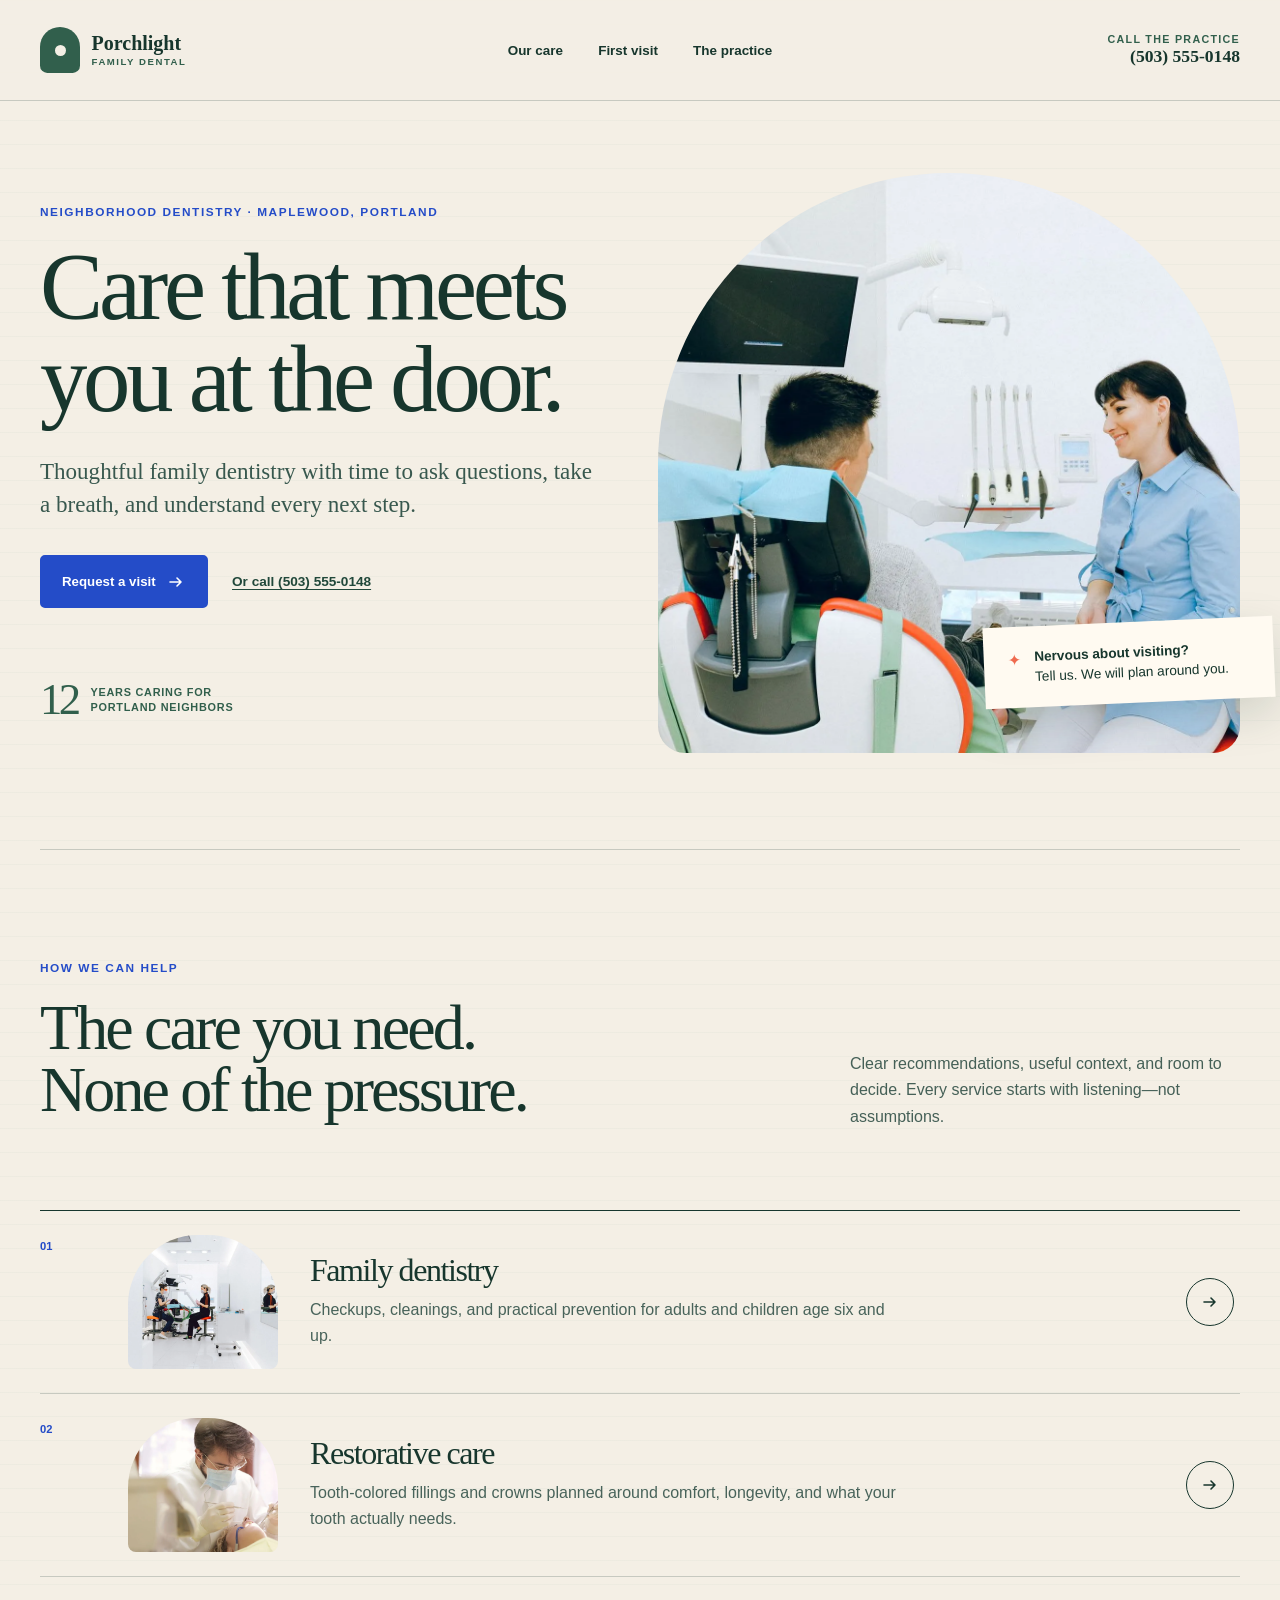
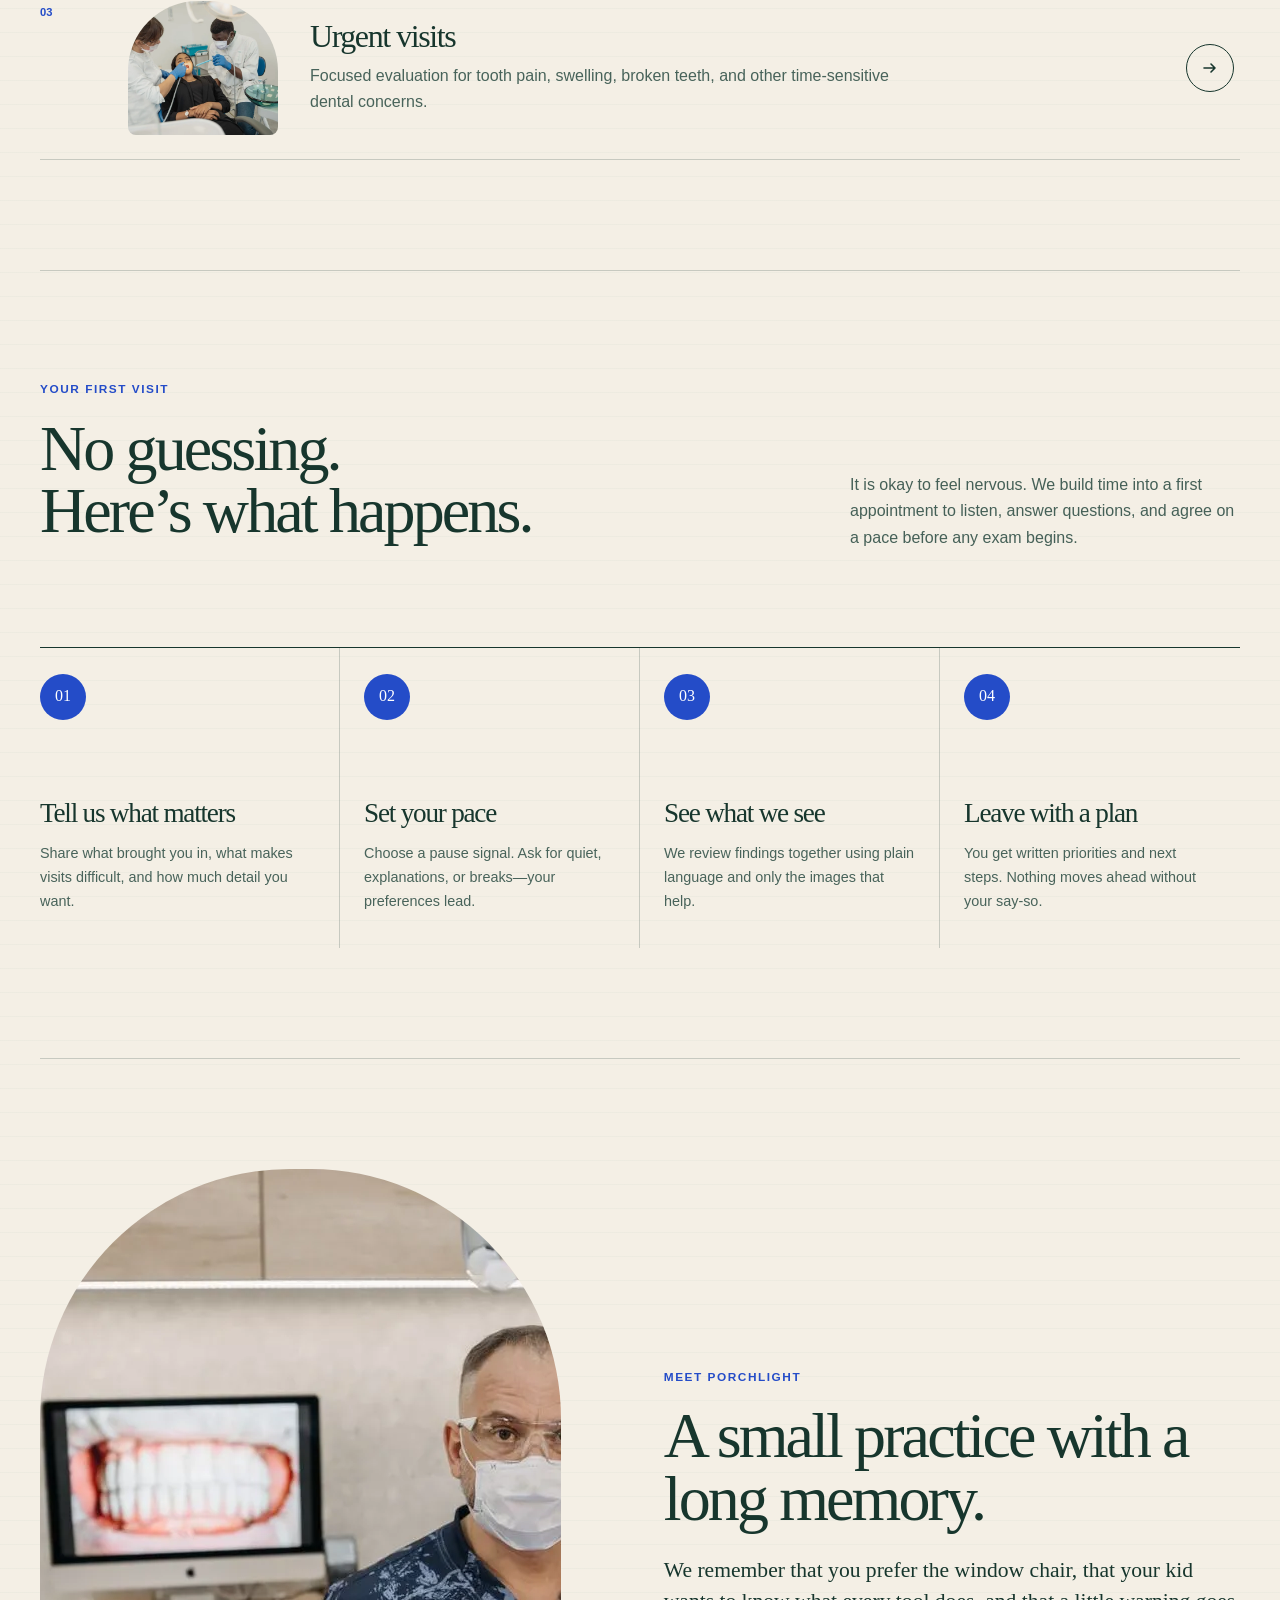
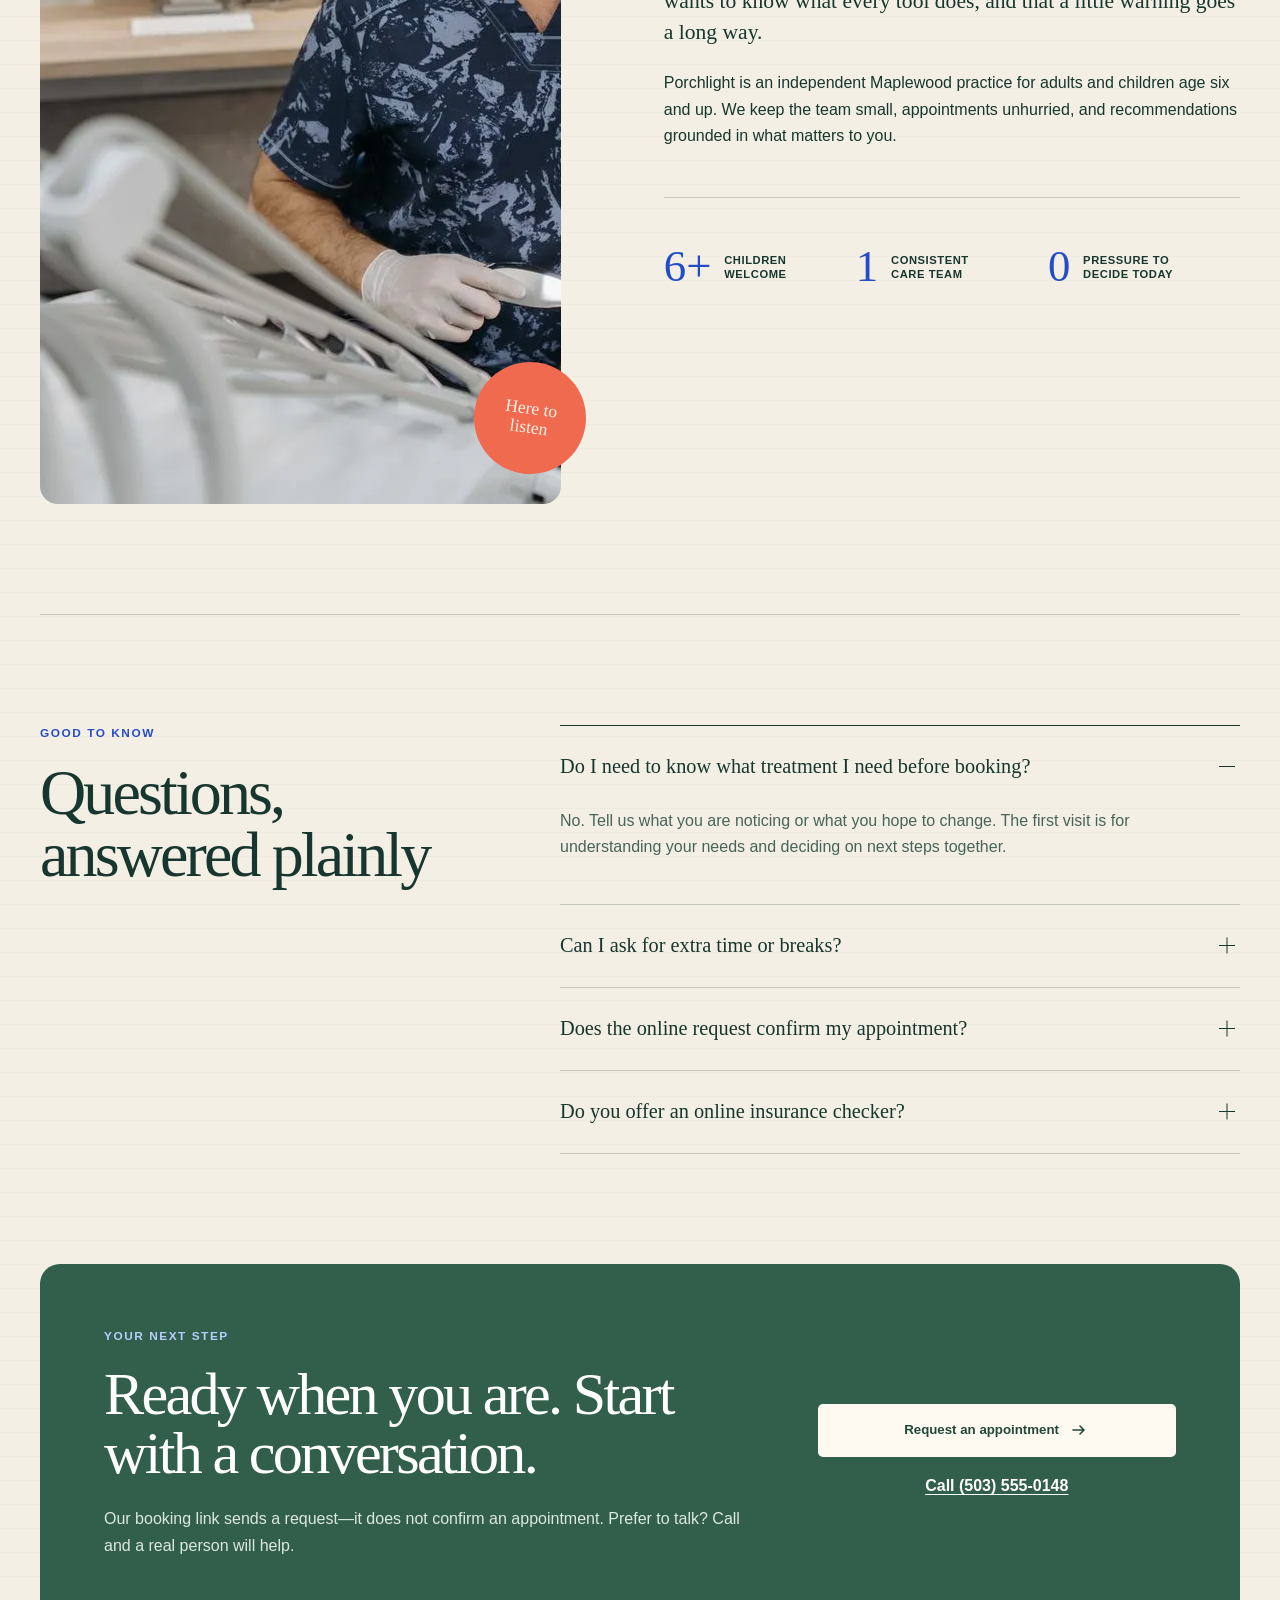
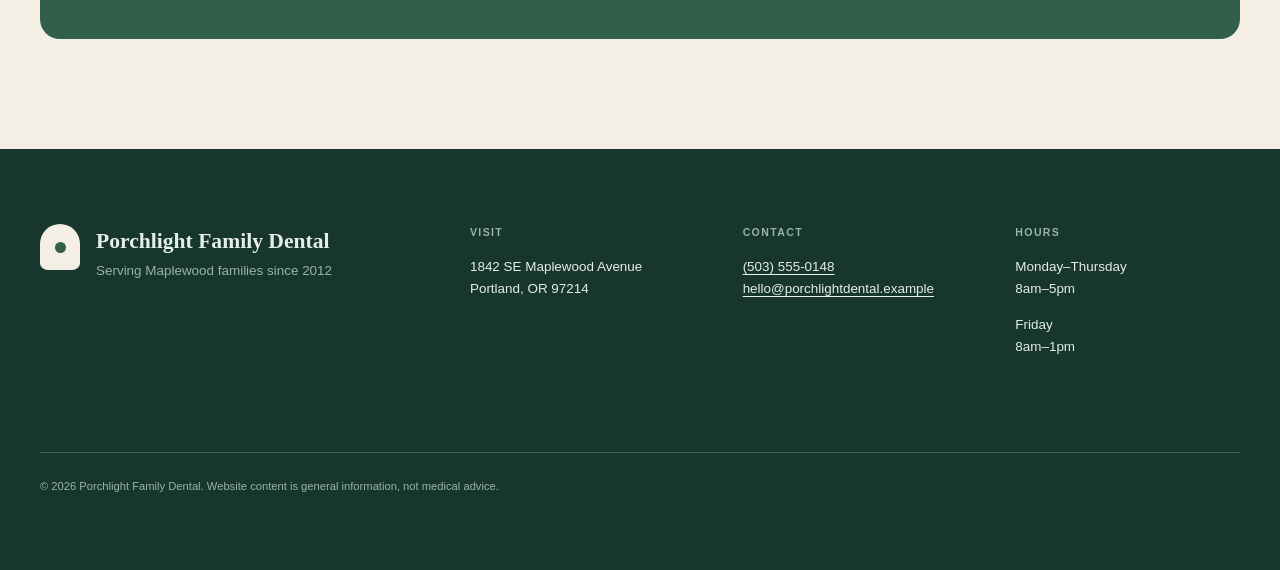
<file: index.html>
<!DOCTYPE html><html lang="en"><head><meta charset="UTF-8"><meta name="viewport" content="width=device-width"><meta name="generator" content="Astro v7.3.3"><meta name="description" content="Calm, practical dental care for neighbors of Maplewood in Portland, Oregon."><meta name="theme-color" content="#315f4c"><link rel="canonical" href="https://porchlightdental.example/"><link rel="icon" href="/favicon.svg" type="image/svg+xml"><meta property="og:type" content="website"><meta property="og:title" content="Porchlight Family Dental | A calmer neighborhood dentist"><meta property="og:description" content="Calm, practical dental care for neighbors of Maplewood in Portland, Oregon."><meta property="og:url" content="https://porchlightdental.example/"><title>Porchlight Family Dental | A calmer neighborhood dentist</title><script type="application/ld+json">{"@context":"https://schema.org","@type":"Dentist","name":"Porchlight Family Dental","description":"Calm, practical dental care for neighbors of Maplewood in Portland, Oregon.","telephone":"(503) 555-0148","email":"hello@porchlightdental.example","url":"https://porchlightdental.example","address":{"@type":"PostalAddress","streetAddress":"1842 SE Maplewood Avenue","addressLocality":"Portland","addressRegion":"OR","postalCode":"97214","addressCountry":"US"},"areaServed":["Maplewood","Richmond","Hosford-Abernethy","Portland"]}</script><script type="application/ld+json">{"@context":"https://schema.org","@type":"FAQPage","mainEntity":[{"@type":"Question","name":"Do I need to know what treatment I need before booking?","acceptedAnswer":{"@type":"Answer","text":"No. Tell us what you are noticing or what you hope to change. The first visit is for understanding your needs and deciding on next steps together."}},{"@type":"Question","name":"Can I ask for extra time or breaks?","acceptedAnswer":{"@type":"Answer","text":"Yes. Let the team know when you book, and we will note your preferences. You can also use an agreed pause signal at any point during a visit."}},{"@type":"Question","name":"Does the online request confirm my appointment?","acceptedAnswer":{"@type":"Answer","text":"No. It sends your preferred times to the team. We will contact you to confirm availability and appointment details."}},{"@type":"Question","name":"Do you offer an online insurance checker?","acceptedAnswer":{"@type":"Answer","text":"No. Coverage varies by plan and treatment. Call the practice and we can help you understand what information to ask your insurer for before care."}}]}</script><link rel="stylesheet" href="/_astro/urgent-visit.CKfRGL56.css"></head><body><header class="site-header"><a class="skip-link" href="#main-content">Skip to content</a><div class="header-inner"><a class="brand" href="/" aria-label="Porchlight Family Dental home"><span class="brand-mark" aria-hidden="true"><span></span></span><span><strong>Porchlight</strong><small>Family Dental</small></span></a><nav aria-label="Primary navigation"><ul><li><a href="/#care">Our care</a></li><li><a href="/#first-visit">First visit</a></li><li><a href="/#practice">The practice</a></li></ul></nav><a class="header-call" href="tel:+15035550148"><span>Call the practice</span><strong>(503) 555-0148</strong></a></div></header><main id="main-content"><section class="hero section-shell"><div class="hero-copy"><p class="eyebrow">Neighborhood dentistry · Maplewood, Portland</p><h1>Care that meets you at the door.</h1><p class="hero-lede">Thoughtful family dentistry with time to ask questions, take a breath, and understand every next step.</p><div class="hero-actions"><a class="button" href="https://example.com/request-appointment">Request a visit <svg class="arrow-icon" viewBox="0 0 20 20" aria-hidden="true"><path d="M4 10h11M11 6l4 4-4 4"></path></svg></a><a class="text-link" href="tel:+15035550148">Or call (503) 555-0148</a></div><div class="hero-note"><span class="note-number">12</span><span>years caring for<br>Portland neighbors</span></div></div><div class="hero-visual"><div class="arch-image"><img src="/_astro/hero-dentist.w0SMUUEf_ZI9F3c.webp" alt="Dentist listening to a patient in a calm treatment room" loading="eager" decoding="async" width="1800" height="1200"></div><div class="paper-note"><span aria-hidden="true">✦</span><p><strong>Nervous about visiting?</strong><br>Tell us. We will plan around you.</p></div></div></section><section class="care-section section-shell" id="care" aria-labelledby="care-title"><div class="section-intro section-intro--split"><div><p class="eyebrow">How we can help</p><h2 id="care-title">The care you need.<br>None of the pressure.</h2></div><p>Clear recommendations, useful context, and room to decide. Every service starts with listening—not assumptions.</p></div><div class="service-list"><article class="service-row"><a href="/services/family-dentistry/" aria-label="Learn about Family dentistry"><span class="service-index">01</span><div class="service-thumb"><img src="/_astro/family-dentistry.2jw5QRJq_Z1NilUx.webp" alt="Dentist speaking with a relaxed patient in a bright treatment room" loading="lazy" decoding="async" width="1400" height="933"></div><div class="service-copy"><h3>Family dentistry</h3><p>Checkups, cleanings, and practical prevention for adults and children age six and up.</p></div><span class="round-arrow"><svg class="arrow-icon" viewBox="0 0 20 20" aria-hidden="true"><path d="M4 10h11M11 6l4 4-4 4"></path></svg></span></a></article><article class="service-row"><a href="/services/gentle-restorative-care/" aria-label="Learn about Restorative care"><span class="service-index">02</span><div class="service-thumb"><img src="/_astro/restorative-care.Q4OGzqeS_1pVlCN.webp" alt="Dental professional preparing a comfortable treatment space" loading="lazy" decoding="async" width="1400" height="933"></div><div class="service-copy"><h3>Restorative care</h3><p>Tooth-colored fillings and crowns planned around comfort, longevity, and what your tooth actually needs.</p></div><span class="round-arrow"><svg class="arrow-icon" viewBox="0 0 20 20" aria-hidden="true"><path d="M4 10h11M11 6l4 4-4 4"></path></svg></span></a></article><article class="service-row"><a href="/services/emergency-dentist/" aria-label="Learn about Urgent visits"><span class="service-index">03</span><div class="service-thumb"><img src="/_astro/urgent-visit.GkJWkfJh_q5vpR.webp" alt="Dental team member speaking reassuringly with a patient" loading="lazy" decoding="async" width="1400" height="933"></div><div class="service-copy"><h3>Urgent visits</h3><p>Focused evaluation for tooth pain, swelling, broken teeth, and other time-sensitive dental concerns.</p></div><span class="round-arrow"><svg class="arrow-icon" viewBox="0 0 20 20" aria-hidden="true"><path d="M4 10h11M11 6l4 4-4 4"></path></svg></span></a></article></div></section><section class="first-visit section-shell" id="first-visit" aria-labelledby="first-visit-title"><div class="first-visit-heading"><div><p class="eyebrow">Your first visit</p><h2 id="first-visit-title">No guessing.<br>Here’s what happens.</h2></div><p>It is okay to feel nervous. We build time into a first appointment to listen, answer questions, and agree on a pace before any exam begins.</p></div><ol class="steps-list"><li><span class="step-number">01</span><div><h3>Tell us what matters</h3><p>Share what brought you in, what makes visits difficult, and how much detail you want.</p></div></li><li><span class="step-number">02</span><div><h3>Set your pace</h3><p>Choose a pause signal. Ask for quiet, explanations, or breaks—your preferences lead.</p></div></li><li><span class="step-number">03</span><div><h3>See what we see</h3><p>We review findings together using plain language and only the images that help.</p></div></li><li><span class="step-number">04</span><div><h3>Leave with a plan</h3><p>You get written priorities and next steps. Nothing moves ahead without your say-so.</p></div></li></ol></section><section class="practice-story section-shell" id="practice" aria-labelledby="practice-title"><div class="story-image"><img src="/_astro/practice-team.ChwrSJHt_Z1AqDl2.webp" alt="Two dental team members smiling in the practice" loading="lazy" decoding="async" width="1400" height="935"><span class="story-stamp">Here to<br>listen</span></div><div class="story-copy"><p class="eyebrow">Meet Porchlight</p><h2 id="practice-title">A small practice with a long memory.</h2><p class="story-lede">We remember that you prefer the window chair, that your kid wants to know what every tool does, and that a little warning goes a long way.</p><p>Porchlight is an independent Maplewood practice for adults and children age six and up. We keep the team small, appointments unhurried, and recommendations grounded in what matters to you.</p><dl class="story-facts"><div><dt>6+</dt><dd>Children<br>welcome</dd></div><div><dt>1</dt><dd>Consistent<br>care team</dd></div><div><dt>0</dt><dd>Pressure to<br>decide today</dd></div></dl></div></section><div class="section-shell"><section class="faq-section" aria-labelledby="faq-title"><div class="section-intro"><p class="eyebrow">Good to know</p><h2 id="faq-title">Questions, answered plainly</h2></div><div class="faq-list"><details open><summary><span>Do I need to know what treatment I need before booking?</span><span class="faq-toggle" aria-hidden="true"></span></summary><p>No. Tell us what you are noticing or what you hope to change. The first visit is for understanding your needs and deciding on next steps together.</p></details><details><summary><span>Can I ask for extra time or breaks?</span><span class="faq-toggle" aria-hidden="true"></span></summary><p>Yes. Let the team know when you book, and we will note your preferences. You can also use an agreed pause signal at any point during a visit.</p></details><details><summary><span>Does the online request confirm my appointment?</span><span class="faq-toggle" aria-hidden="true"></span></summary><p>No. It sends your preferred times to the team. We will contact you to confirm availability and appointment details.</p></details><details><summary><span>Do you offer an online insurance checker?</span><span class="faq-toggle" aria-hidden="true"></span></summary><p>No. Coverage varies by plan and treatment. Call the practice and we can help you understand what information to ask your insurer for before care.</p></details></div></section></div><div class="section-shell"><section class="booking-panel" aria-labelledby="booking-title"><div><p class="eyebrow">Your next step</p><h2 id="booking-title">Ready when you are. Start with a conversation.</h2><p>Our booking link sends a request—it does not confirm an appointment. Prefer to talk? Call and a real person will help.</p></div><div class="booking-actions"><a class="button button--light" href="https://example.com/request-appointment">Request an appointment <svg class="arrow-icon" viewBox="0 0 20 20" aria-hidden="true"><path d="M4 10h11M11 6l4 4-4 4"></path></svg></a><a class="phone-link" href="tel:+15035550148">Call (503) 555-0148</a></div></section></div></main><footer class="site-footer"><div class="footer-brand"><span class="brand-mark brand-mark--light" aria-hidden="true"><span></span></span><div><strong>Porchlight Family Dental</strong><p>Serving Maplewood families since 2012</p></div></div><div><p class="footer-label">Visit</p><address>1842 SE Maplewood Avenue<br>Portland, OR 97214</address></div><div><p class="footer-label">Contact</p><a href="tel:+15035550148">(503) 555-0148</a><br><a href="mailto:hello@porchlightdental.example">hello@porchlightdental.example</a></div><div><p class="footer-label">Hours</p><p>Monday–Thursday<br>8am–5pm</p><p>Friday<br>8am–1pm</p></div><p class="footer-note">© 2026 Porchlight Family Dental. Website content is general information, not medical advice.</p></footer></body></html>
</file>
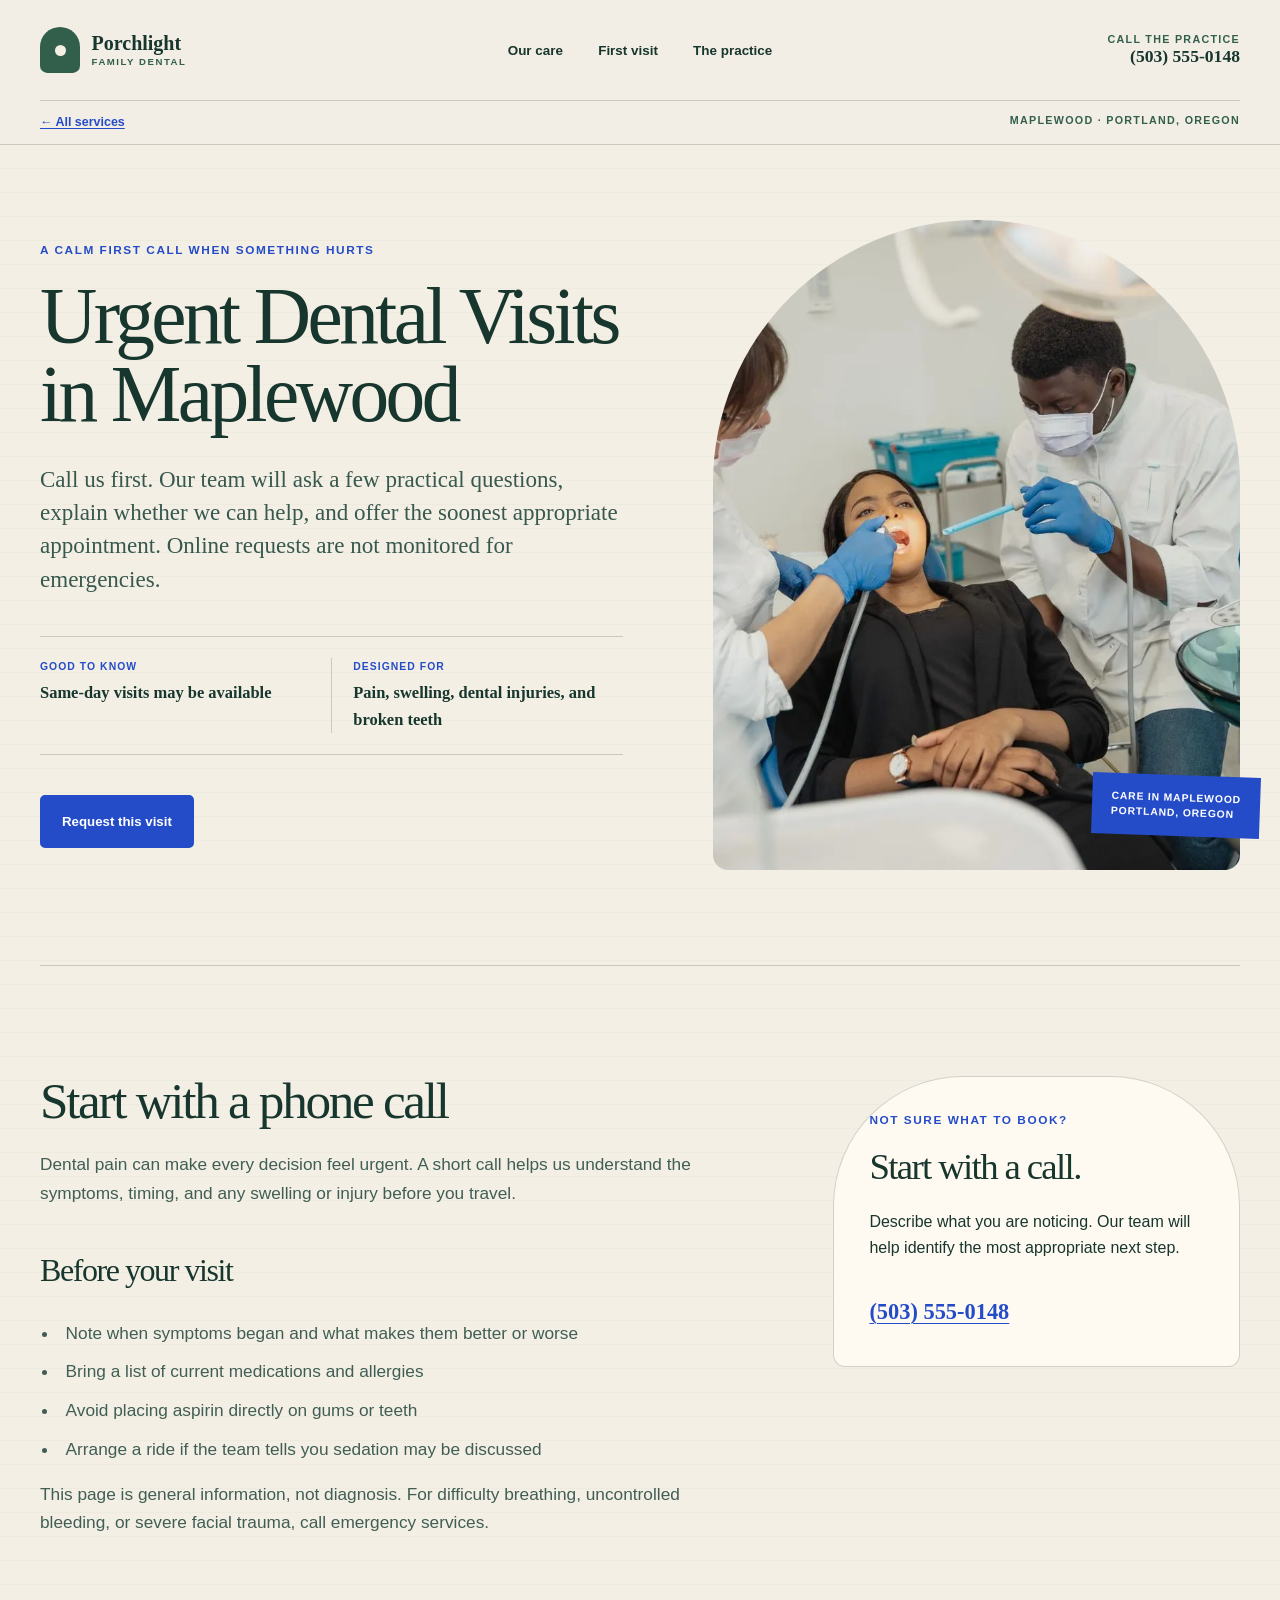
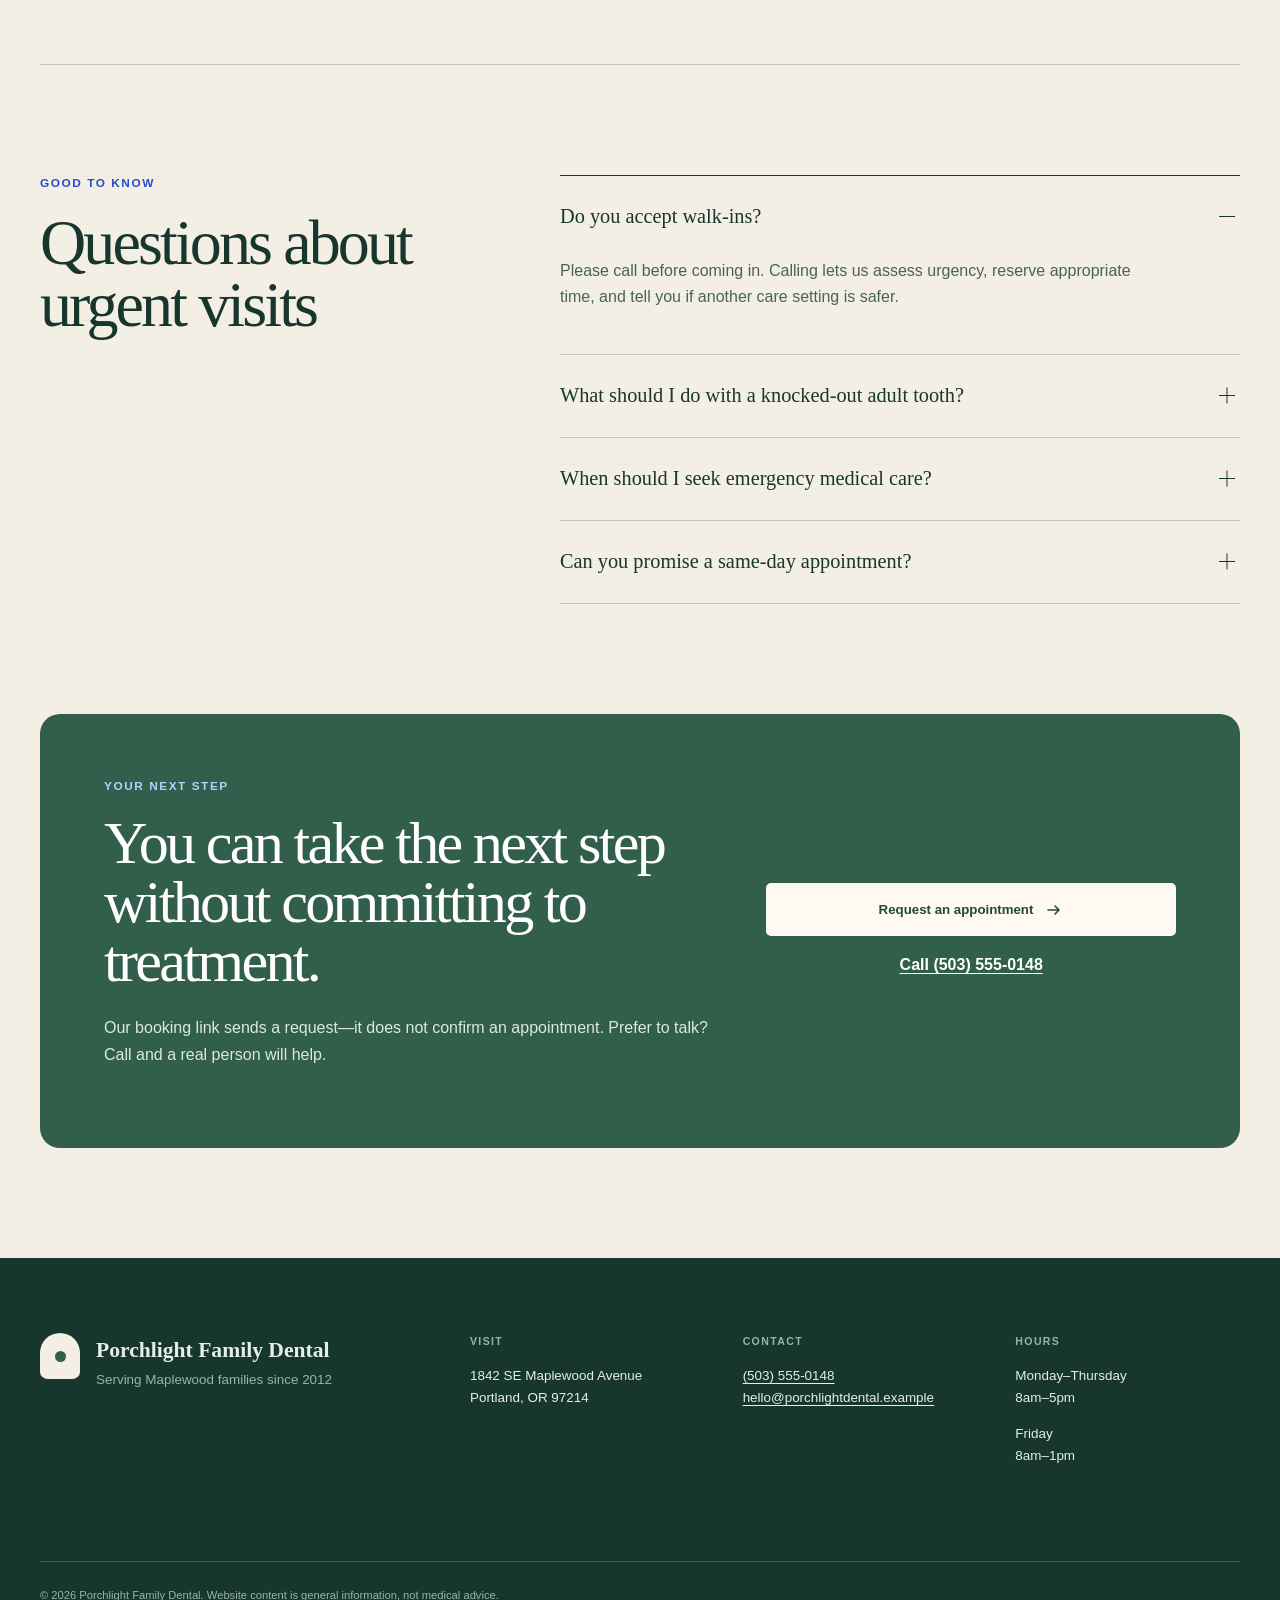
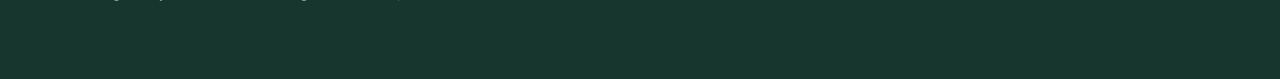
<file: services/emergency-dentist/index.html>
<!DOCTYPE html><html lang="en"><head><meta charset="UTF-8"><meta name="viewport" content="width=device-width"><meta name="generator" content="Astro v7.3.3"><meta name="description" content="Call Porchlight Family Dental for urgent tooth pain, swelling, or broken teeth near Maplewood, Portland. Same-day visits may be available."><meta name="theme-color" content="#315f4c"><link rel="canonical" href="https://porchlightdental.example/services/emergency-dentist/"><link rel="icon" href="/favicon.svg" type="image/svg+xml"><meta property="og:type" content="website"><meta property="og:title" content="Emergency Dentist Near Maplewood, Portland | Porchlight"><meta property="og:description" content="Call Porchlight Family Dental for urgent tooth pain, swelling, or broken teeth near Maplewood, Portland. Same-day visits may be available."><meta property="og:url" content="https://porchlightdental.example/services/emergency-dentist/"><title>Emergency Dentist Near Maplewood, Portland | Porchlight</title><script type="application/ld+json">{"@context":"https://schema.org","@type":"Dentist","name":"Porchlight Family Dental","description":"Calm, practical dental care for neighbors of Maplewood in Portland, Oregon.","telephone":"(503) 555-0148","email":"hello@porchlightdental.example","url":"https://porchlightdental.example","address":{"@type":"PostalAddress","streetAddress":"1842 SE Maplewood Avenue","addressLocality":"Portland","addressRegion":"OR","postalCode":"97214","addressCountry":"US"},"areaServed":["Maplewood","Richmond","Hosford-Abernethy","Portland"]}</script><script type="application/ld+json">{"@context":"https://schema.org","@graph":[{"@type":"Service","name":"Urgent Dental Visits in Maplewood","description":"Call Porchlight Family Dental for urgent tooth pain, swelling, or broken teeth near Maplewood, Portland. Same-day visits may be available.","provider":{"@type":"Dentist","name":"Porchlight Family Dental","telephone":"(503) 555-0148","address":{"@type":"PostalAddress","streetAddress":"1842 SE Maplewood Avenue","addressLocality":"Portland","addressRegion":"OR","postalCode":"97214"}},"areaServed":{"@type":"City","name":"Portland"}},{"@type":"FAQPage","mainEntity":[{"@type":"Question","name":"Do you accept walk-ins?","acceptedAnswer":{"@type":"Answer","text":"Please call before coming in. Calling lets us assess urgency, reserve appropriate time, and tell you if another care setting is safer."}},{"@type":"Question","name":"What should I do with a knocked-out adult tooth?","acceptedAnswer":{"@type":"Answer","text":"Hold it by the crown, avoid touching the root, gently rinse without scrubbing, and call a dentist immediately. If possible, place it back in the socket or keep it moist in milk."}},{"@type":"Question","name":"When should I seek emergency medical care?","acceptedAnswer":{"@type":"Answer","text":"Call emergency services for trouble breathing, uncontrolled bleeding, major facial trauma, or rapidly spreading swelling. Those symptoms may need hospital care."}},{"@type":"Question","name":"Can you promise a same-day appointment?","acceptedAnswer":{"@type":"Answer","text":"No. Availability changes throughout the day. We will tell you the soonest option and help identify an appropriate alternative if needed."}}]}]}</script><link rel="stylesheet" href="/_astro/urgent-visit.CKfRGL56.css"></head><body><header class="site-header"><a class="skip-link" href="#main-content">Skip to content</a><div class="header-inner"><a class="brand" href="/" aria-label="Porchlight Family Dental home"><span class="brand-mark" aria-hidden="true"><span></span></span><span><strong>Porchlight</strong><small>Family Dental</small></span></a><nav aria-label="Primary navigation"><ul><li><a href="/#care">Our care</a></li><li><a href="/#first-visit">First visit</a></li><li><a href="/#practice">The practice</a></li></ul></nav><a class="header-call" href="tel:+15035550148"><span>Call the practice</span><strong>(503) 555-0148</strong></a></div><div class="service-ribbon"><a href="/#care">← All services</a><span>Maplewood · Portland, Oregon</span></div></header><main id="main-content"><section class="service-hero section-shell"><div class="service-hero-copy"><p class="eyebrow">A calm first call when something hurts</p><h1>Urgent Dental Visits in Maplewood</h1><p class="hero-lede">Call us first. Our team will ask a few practical questions, explain whether we can help, and offer the soonest appropriate appointment. Online requests are not monitored for emergencies.</p><div class="service-meta"><div><span>Good to know</span><strong>Same-day visits may be available</strong></div><div><span>Designed for</span><strong>Pain, swelling, dental injuries, and broken teeth</strong></div></div><a class="button" href="https://example.com/request-appointment">Request this visit</a></div><div class="service-hero-image"><img src="/_astro/urgent-visit.GkJWkfJh_q5vpR.webp" alt="Dental team member speaking reassuringly with a patient" loading="eager" decoding="async" width="1400" height="933"><span class="image-caption">Care in Maplewood<br>Portland, Oregon</span></div></section><section class="service-body section-shell"><article class="prose"><h2 id="start-with-a-phone-call">Start with a phone call</h2>
<p>Dental pain can make every decision feel urgent. A short call helps us understand the symptoms, timing, and any swelling or injury before you travel.</p>
<h3 id="before-your-visit">Before your visit</h3>
<ul>
<li>Note when symptoms began and what makes them better or worse</li>
<li>Bring a list of current medications and allergies</li>
<li>Avoid placing aspirin directly on gums or teeth</li>
<li>Arrange a ride if the team tells you sedation may be discussed</li>
</ul>
<p>This page is general information, not diagnosis. For difficulty breathing, uncontrolled bleeding, or severe facial trauma, call emergency services.</p>
</article><aside class="service-contact"><p class="eyebrow">Not sure what to book?</p><h2>Start with a call.</h2><p>Describe what you are noticing. Our team will help identify the most appropriate next step.</p><a href="tel:+15035550148">(503) 555-0148</a></aside></section><div class="section-shell"><section class="faq-section" aria-labelledby="faq-title"><div class="section-intro"><p class="eyebrow">Good to know</p><h2 id="faq-title">Questions about urgent visits</h2></div><div class="faq-list"><details open><summary><span>Do you accept walk-ins?</span><span class="faq-toggle" aria-hidden="true"></span></summary><p>Please call before coming in. Calling lets us assess urgency, reserve appropriate time, and tell you if another care setting is safer.</p></details><details><summary><span>What should I do with a knocked-out adult tooth?</span><span class="faq-toggle" aria-hidden="true"></span></summary><p>Hold it by the crown, avoid touching the root, gently rinse without scrubbing, and call a dentist immediately. If possible, place it back in the socket or keep it moist in milk.</p></details><details><summary><span>When should I seek emergency medical care?</span><span class="faq-toggle" aria-hidden="true"></span></summary><p>Call emergency services for trouble breathing, uncontrolled bleeding, major facial trauma, or rapidly spreading swelling. Those symptoms may need hospital care.</p></details><details><summary><span>Can you promise a same-day appointment?</span><span class="faq-toggle" aria-hidden="true"></span></summary><p>No. Availability changes throughout the day. We will tell you the soonest option and help identify an appropriate alternative if needed.</p></details></div></section></div><div class="section-shell"><section class="booking-panel booking-panel--compact" aria-labelledby="booking-title"><div><p class="eyebrow">Your next step</p><h2 id="booking-title">You can take the next step without committing to treatment.</h2><p>Our booking link sends a request—it does not confirm an appointment. Prefer to talk? Call and a real person will help.</p></div><div class="booking-actions"><a class="button button--light" href="https://example.com/request-appointment">Request an appointment <svg class="arrow-icon" viewBox="0 0 20 20" aria-hidden="true"><path d="M4 10h11M11 6l4 4-4 4"></path></svg></a><a class="phone-link" href="tel:+15035550148">Call (503) 555-0148</a></div></section></div></main><footer class="site-footer"><div class="footer-brand"><span class="brand-mark brand-mark--light" aria-hidden="true"><span></span></span><div><strong>Porchlight Family Dental</strong><p>Serving Maplewood families since 2012</p></div></div><div><p class="footer-label">Visit</p><address>1842 SE Maplewood Avenue<br>Portland, OR 97214</address></div><div><p class="footer-label">Contact</p><a href="tel:+15035550148">(503) 555-0148</a><br><a href="mailto:hello@porchlightdental.example">hello@porchlightdental.example</a></div><div><p class="footer-label">Hours</p><p>Monday–Thursday<br>8am–5pm</p><p>Friday<br>8am–1pm</p></div><p class="footer-note">© 2026 Porchlight Family Dental. Website content is general information, not medical advice.</p></footer></body></html>
</file>
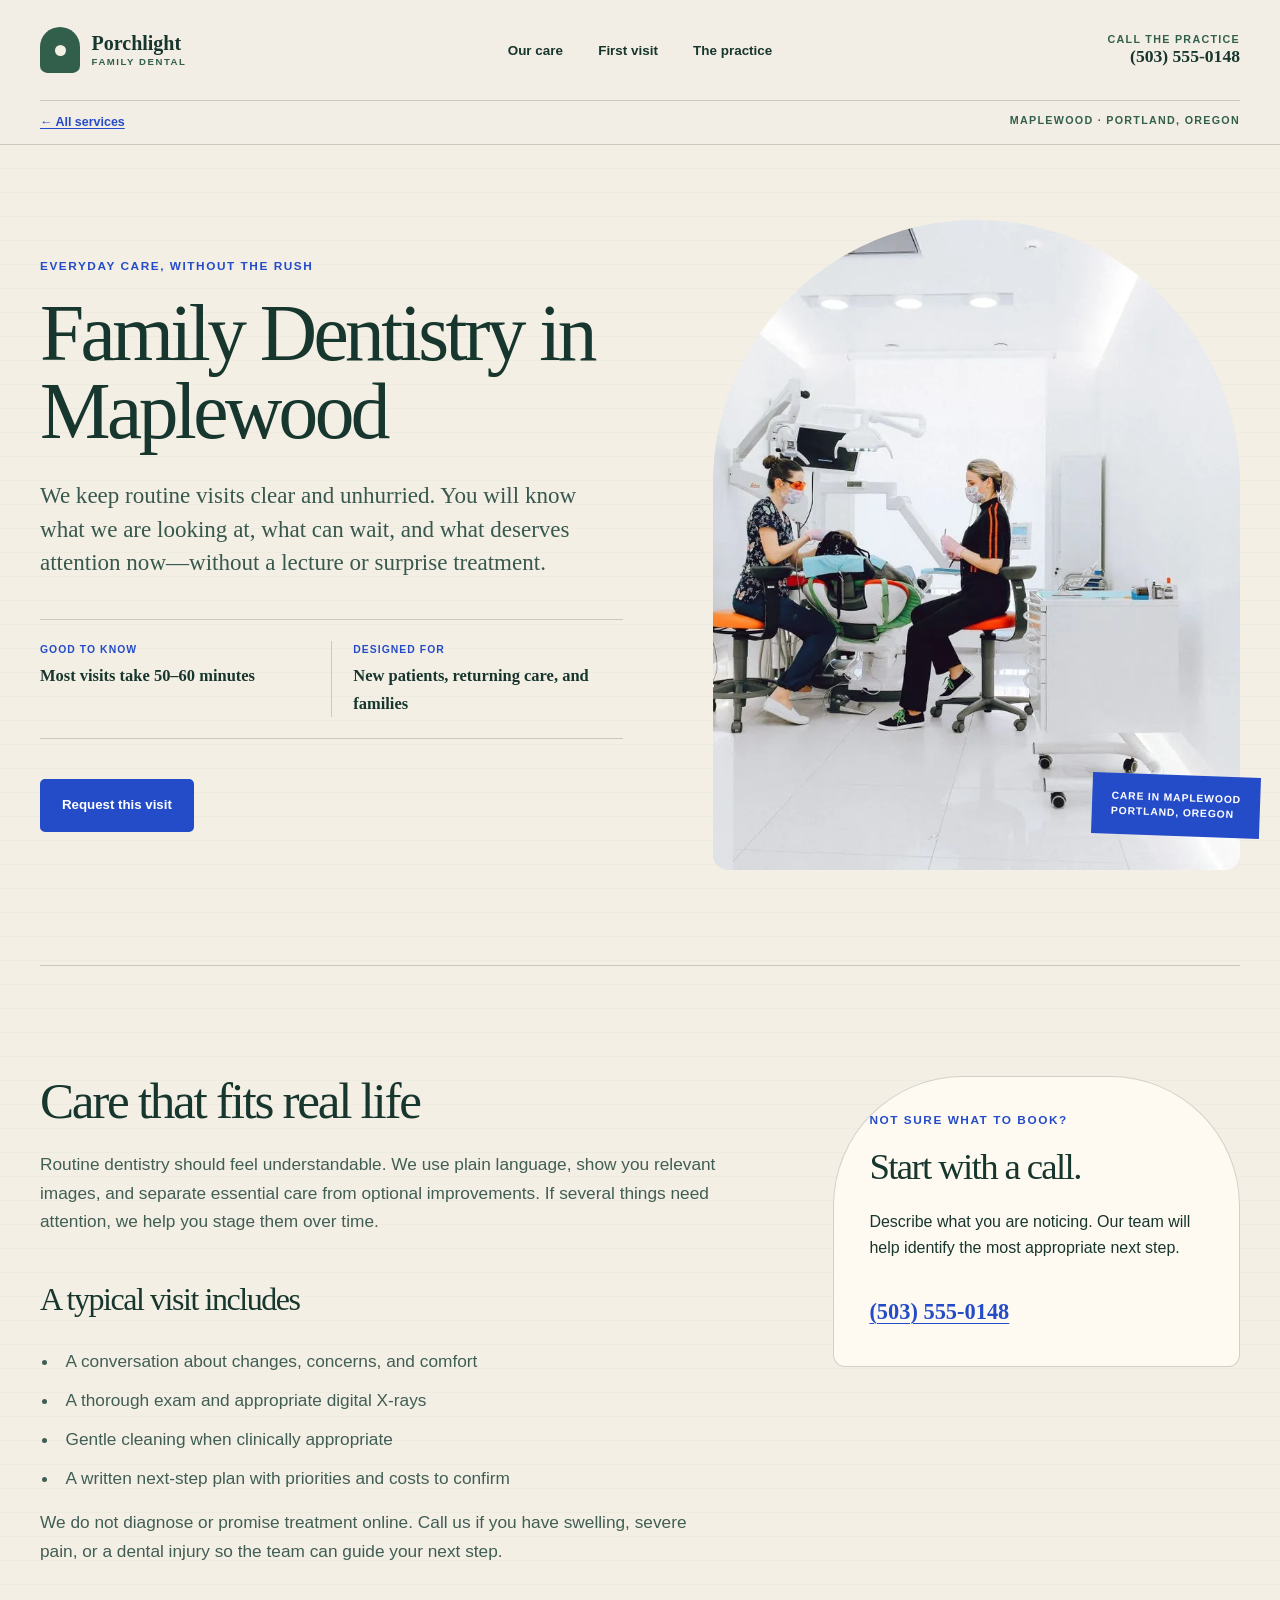
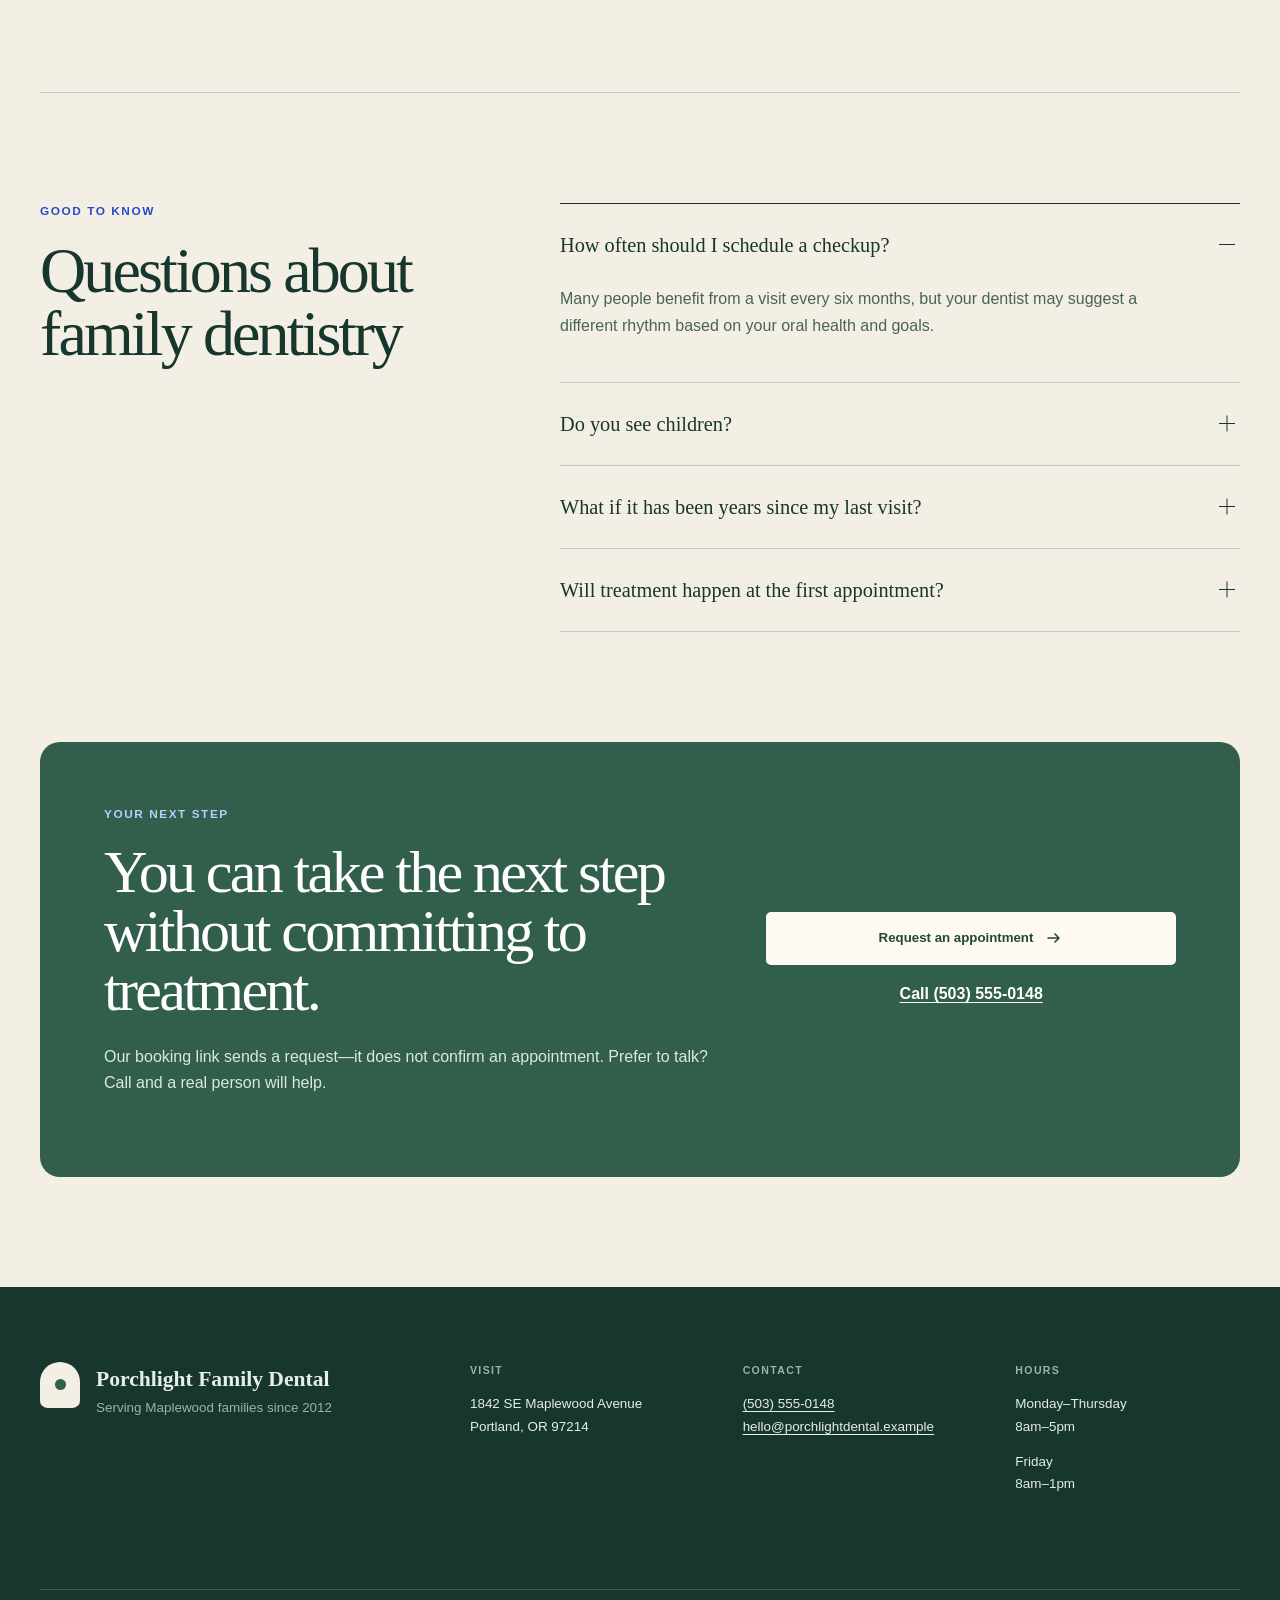
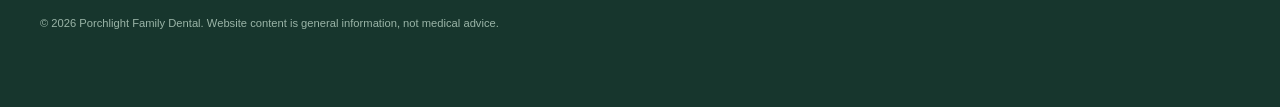
<file: services/family-dentistry/index.html>
<!DOCTYPE html><html lang="en"><head><meta charset="UTF-8"><meta name="viewport" content="width=device-width"><meta name="generator" content="Astro v7.3.3"><meta name="description" content="Gentle checkups, cleanings, and preventive family dentistry near Maplewood, Portland. Clear recommendations and calm visits for adults and children 6+."><meta name="theme-color" content="#315f4c"><link rel="canonical" href="https://porchlightdental.example/services/family-dentistry/"><link rel="icon" href="/favicon.svg" type="image/svg+xml"><meta property="og:type" content="website"><meta property="og:title" content="Family Dentist in Maplewood, Portland | Porchlight Dental"><meta property="og:description" content="Gentle checkups, cleanings, and preventive family dentistry near Maplewood, Portland. Clear recommendations and calm visits for adults and children 6+."><meta property="og:url" content="https://porchlightdental.example/services/family-dentistry/"><title>Family Dentist in Maplewood, Portland | Porchlight Dental</title><script type="application/ld+json">{"@context":"https://schema.org","@type":"Dentist","name":"Porchlight Family Dental","description":"Calm, practical dental care for neighbors of Maplewood in Portland, Oregon.","telephone":"(503) 555-0148","email":"hello@porchlightdental.example","url":"https://porchlightdental.example","address":{"@type":"PostalAddress","streetAddress":"1842 SE Maplewood Avenue","addressLocality":"Portland","addressRegion":"OR","postalCode":"97214","addressCountry":"US"},"areaServed":["Maplewood","Richmond","Hosford-Abernethy","Portland"]}</script><script type="application/ld+json">{"@context":"https://schema.org","@graph":[{"@type":"Service","name":"Family Dentistry in Maplewood","description":"Gentle checkups, cleanings, and preventive family dentistry near Maplewood, Portland. Clear recommendations and calm visits for adults and children 6+.","provider":{"@type":"Dentist","name":"Porchlight Family Dental","telephone":"(503) 555-0148","address":{"@type":"PostalAddress","streetAddress":"1842 SE Maplewood Avenue","addressLocality":"Portland","addressRegion":"OR","postalCode":"97214"}},"areaServed":{"@type":"City","name":"Portland"}},{"@type":"FAQPage","mainEntity":[{"@type":"Question","name":"How often should I schedule a checkup?","acceptedAnswer":{"@type":"Answer","text":"Many people benefit from a visit every six months, but your dentist may suggest a different rhythm based on your oral health and goals."}},{"@type":"Question","name":"Do you see children?","acceptedAnswer":{"@type":"Answer","text":"Yes. We welcome children age six and older and adjust each visit to their comfort and attention span."}},{"@type":"Question","name":"What if it has been years since my last visit?","acceptedAnswer":{"@type":"Answer","text":"You are welcome here. We start with where things are today, explain what we see, and make a manageable plan together."}},{"@type":"Question","name":"Will treatment happen at the first appointment?","acceptedAnswer":{"@type":"Answer","text":"Usually the first visit focuses on listening, examination, and planning. Urgent needs are handled first, and no treatment begins without your agreement."}}]}]}</script><link rel="stylesheet" href="/_astro/urgent-visit.CKfRGL56.css"></head><body><header class="site-header"><a class="skip-link" href="#main-content">Skip to content</a><div class="header-inner"><a class="brand" href="/" aria-label="Porchlight Family Dental home"><span class="brand-mark" aria-hidden="true"><span></span></span><span><strong>Porchlight</strong><small>Family Dental</small></span></a><nav aria-label="Primary navigation"><ul><li><a href="/#care">Our care</a></li><li><a href="/#first-visit">First visit</a></li><li><a href="/#practice">The practice</a></li></ul></nav><a class="header-call" href="tel:+15035550148"><span>Call the practice</span><strong>(503) 555-0148</strong></a></div><div class="service-ribbon"><a href="/#care">← All services</a><span>Maplewood · Portland, Oregon</span></div></header><main id="main-content"><section class="service-hero section-shell"><div class="service-hero-copy"><p class="eyebrow">Everyday care, without the rush</p><h1>Family Dentistry in Maplewood</h1><p class="hero-lede">We keep routine visits clear and unhurried. You will know what we are looking at, what can wait, and what deserves attention now—without a lecture or surprise treatment.</p><div class="service-meta"><div><span>Good to know</span><strong>Most visits take 50–60 minutes</strong></div><div><span>Designed for</span><strong>New patients, returning care, and families</strong></div></div><a class="button" href="https://example.com/request-appointment">Request this visit</a></div><div class="service-hero-image"><img src="/_astro/family-dentistry.2jw5QRJq_Z1NilUx.webp" alt="Dentist speaking with a relaxed patient in a bright treatment room" loading="eager" decoding="async" width="1400" height="933"><span class="image-caption">Care in Maplewood<br>Portland, Oregon</span></div></section><section class="service-body section-shell"><article class="prose"><h2 id="care-that-fits-real-life">Care that fits real life</h2>
<p>Routine dentistry should feel understandable. We use plain language, show you relevant images, and separate essential care from optional improvements. If several things need attention, we help you stage them over time.</p>
<h3 id="a-typical-visit-includes">A typical visit includes</h3>
<ul>
<li>A conversation about changes, concerns, and comfort</li>
<li>A thorough exam and appropriate digital X-rays</li>
<li>Gentle cleaning when clinically appropriate</li>
<li>A written next-step plan with priorities and costs to confirm</li>
</ul>
<p>We do not diagnose or promise treatment online. Call us if you have swelling, severe pain, or a dental injury so the team can guide your next step.</p>
</article><aside class="service-contact"><p class="eyebrow">Not sure what to book?</p><h2>Start with a call.</h2><p>Describe what you are noticing. Our team will help identify the most appropriate next step.</p><a href="tel:+15035550148">(503) 555-0148</a></aside></section><div class="section-shell"><section class="faq-section" aria-labelledby="faq-title"><div class="section-intro"><p class="eyebrow">Good to know</p><h2 id="faq-title">Questions about family dentistry</h2></div><div class="faq-list"><details open><summary><span>How often should I schedule a checkup?</span><span class="faq-toggle" aria-hidden="true"></span></summary><p>Many people benefit from a visit every six months, but your dentist may suggest a different rhythm based on your oral health and goals.</p></details><details><summary><span>Do you see children?</span><span class="faq-toggle" aria-hidden="true"></span></summary><p>Yes. We welcome children age six and older and adjust each visit to their comfort and attention span.</p></details><details><summary><span>What if it has been years since my last visit?</span><span class="faq-toggle" aria-hidden="true"></span></summary><p>You are welcome here. We start with where things are today, explain what we see, and make a manageable plan together.</p></details><details><summary><span>Will treatment happen at the first appointment?</span><span class="faq-toggle" aria-hidden="true"></span></summary><p>Usually the first visit focuses on listening, examination, and planning. Urgent needs are handled first, and no treatment begins without your agreement.</p></details></div></section></div><div class="section-shell"><section class="booking-panel booking-panel--compact" aria-labelledby="booking-title"><div><p class="eyebrow">Your next step</p><h2 id="booking-title">You can take the next step without committing to treatment.</h2><p>Our booking link sends a request—it does not confirm an appointment. Prefer to talk? Call and a real person will help.</p></div><div class="booking-actions"><a class="button button--light" href="https://example.com/request-appointment">Request an appointment <svg class="arrow-icon" viewBox="0 0 20 20" aria-hidden="true"><path d="M4 10h11M11 6l4 4-4 4"></path></svg></a><a class="phone-link" href="tel:+15035550148">Call (503) 555-0148</a></div></section></div></main><footer class="site-footer"><div class="footer-brand"><span class="brand-mark brand-mark--light" aria-hidden="true"><span></span></span><div><strong>Porchlight Family Dental</strong><p>Serving Maplewood families since 2012</p></div></div><div><p class="footer-label">Visit</p><address>1842 SE Maplewood Avenue<br>Portland, OR 97214</address></div><div><p class="footer-label">Contact</p><a href="tel:+15035550148">(503) 555-0148</a><br><a href="mailto:hello@porchlightdental.example">hello@porchlightdental.example</a></div><div><p class="footer-label">Hours</p><p>Monday–Thursday<br>8am–5pm</p><p>Friday<br>8am–1pm</p></div><p class="footer-note">© 2026 Porchlight Family Dental. Website content is general information, not medical advice.</p></footer></body></html>
</file>
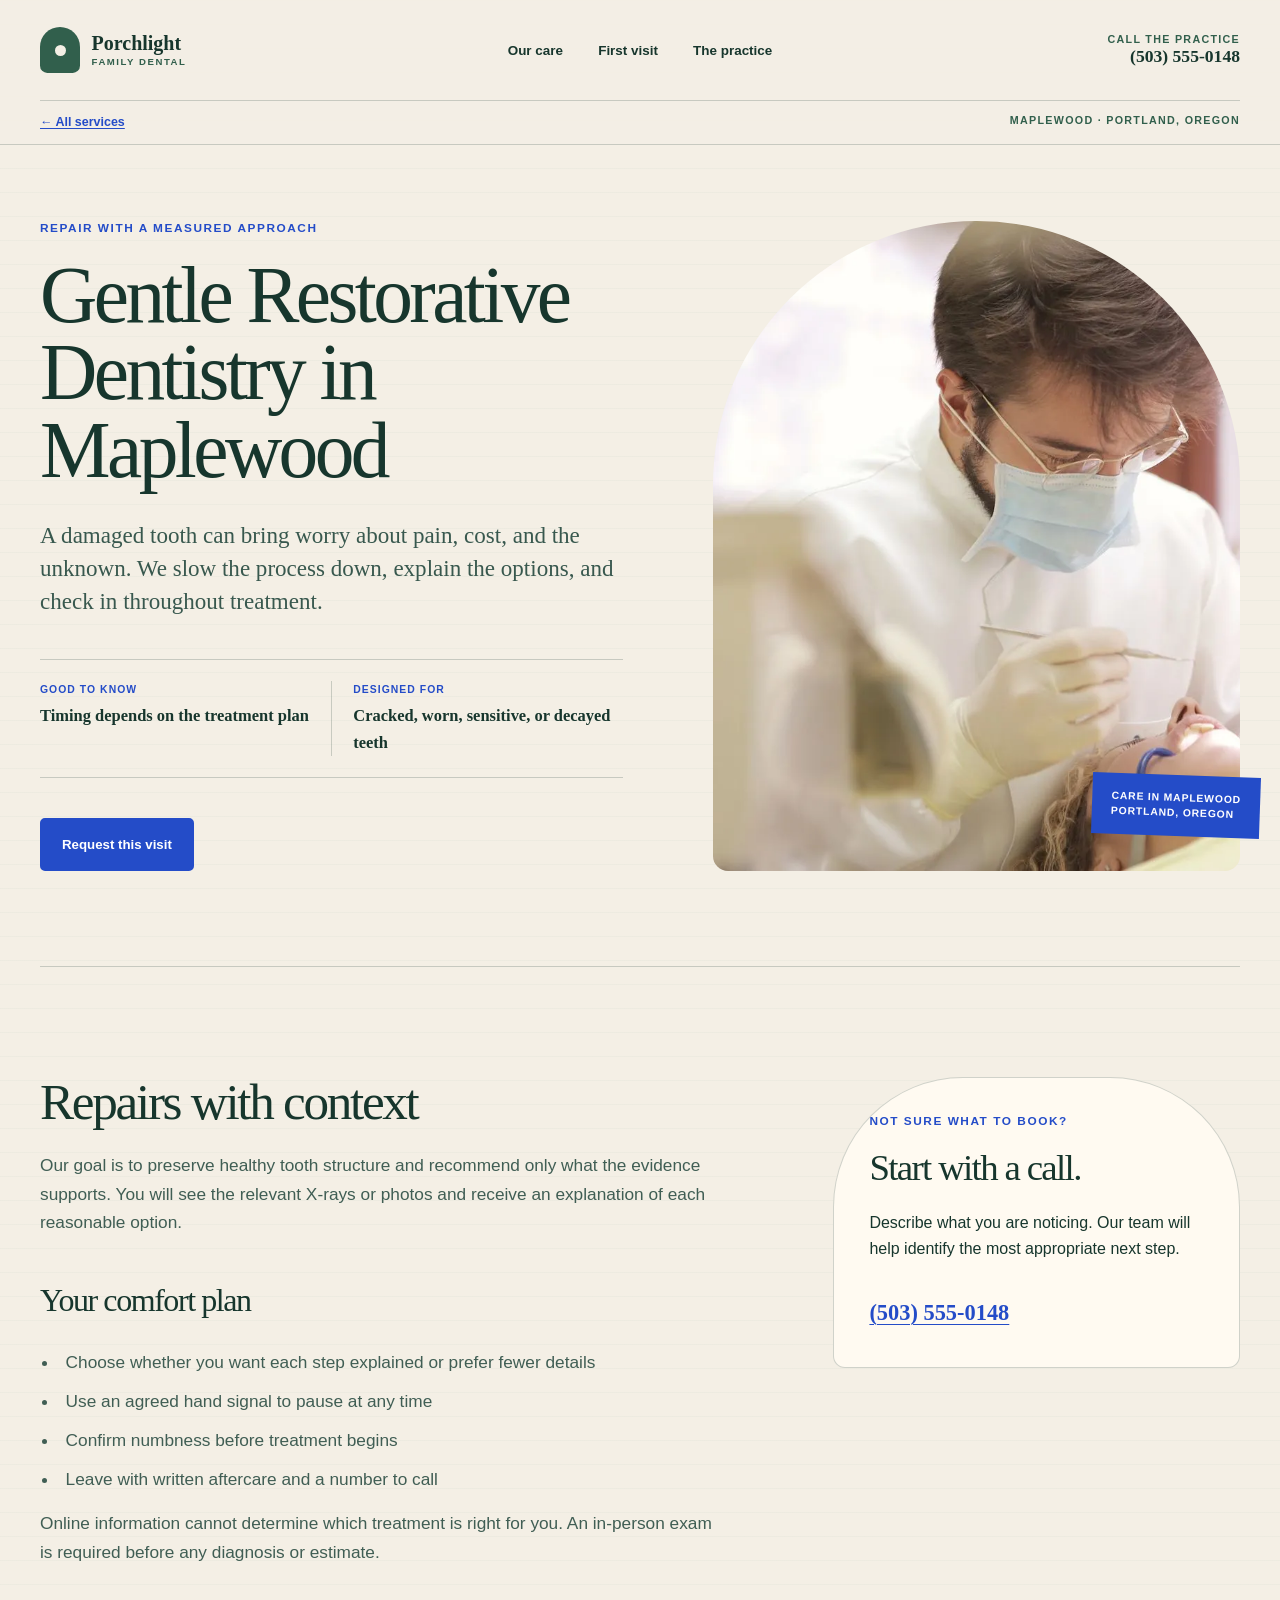
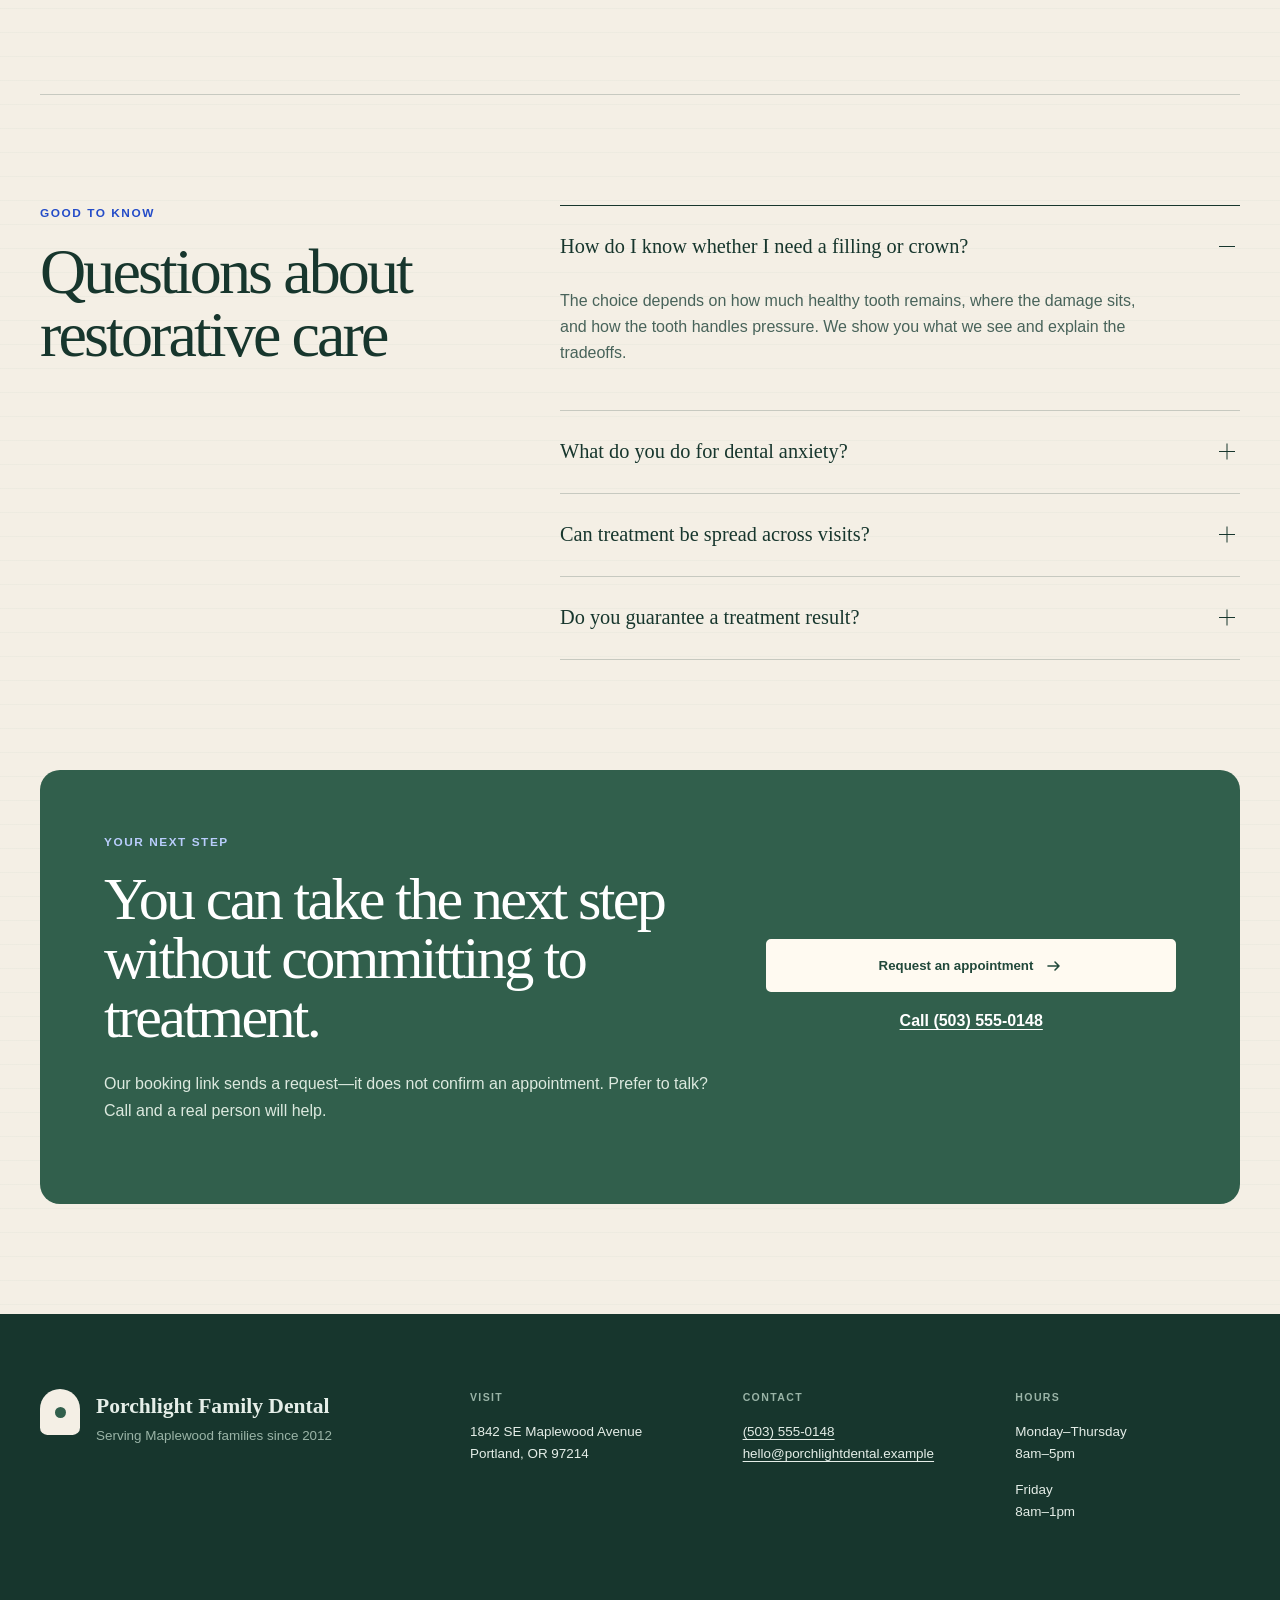
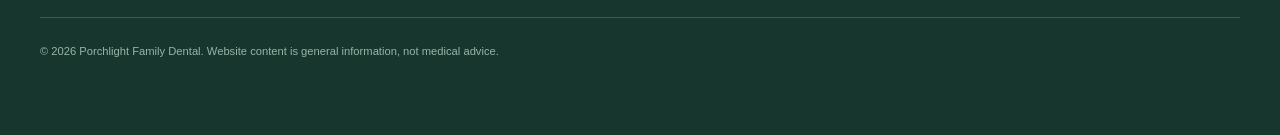
<file: services/gentle-restorative-care/index.html>
<!DOCTYPE html><html lang="en"><head><meta charset="UTF-8"><meta name="viewport" content="width=device-width"><meta name="generator" content="Astro v7.3.3"><meta name="description" content="Thoughtful fillings and crowns near Maplewood, Portland, with clear choices, comfort check-ins, and no-pressure restorative dental planning."><meta name="theme-color" content="#315f4c"><link rel="canonical" href="https://porchlightdental.example/services/gentle-restorative-care/"><link rel="icon" href="/favicon.svg" type="image/svg+xml"><meta property="og:type" content="website"><meta property="og:title" content="Restorative Dentist in Maplewood, Portland | Porchlight"><meta property="og:description" content="Thoughtful fillings and crowns near Maplewood, Portland, with clear choices, comfort check-ins, and no-pressure restorative dental planning."><meta property="og:url" content="https://porchlightdental.example/services/gentle-restorative-care/"><title>Restorative Dentist in Maplewood, Portland | Porchlight</title><script type="application/ld+json">{"@context":"https://schema.org","@type":"Dentist","name":"Porchlight Family Dental","description":"Calm, practical dental care for neighbors of Maplewood in Portland, Oregon.","telephone":"(503) 555-0148","email":"hello@porchlightdental.example","url":"https://porchlightdental.example","address":{"@type":"PostalAddress","streetAddress":"1842 SE Maplewood Avenue","addressLocality":"Portland","addressRegion":"OR","postalCode":"97214","addressCountry":"US"},"areaServed":["Maplewood","Richmond","Hosford-Abernethy","Portland"]}</script><script type="application/ld+json">{"@context":"https://schema.org","@graph":[{"@type":"Service","name":"Gentle Restorative Dentistry in Maplewood","description":"Thoughtful fillings and crowns near Maplewood, Portland, with clear choices, comfort check-ins, and no-pressure restorative dental planning.","provider":{"@type":"Dentist","name":"Porchlight Family Dental","telephone":"(503) 555-0148","address":{"@type":"PostalAddress","streetAddress":"1842 SE Maplewood Avenue","addressLocality":"Portland","addressRegion":"OR","postalCode":"97214"}},"areaServed":{"@type":"City","name":"Portland"}},{"@type":"FAQPage","mainEntity":[{"@type":"Question","name":"How do I know whether I need a filling or crown?","acceptedAnswer":{"@type":"Answer","text":"The choice depends on how much healthy tooth remains, where the damage sits, and how the tooth handles pressure. We show you what we see and explain the tradeoffs."}},{"@type":"Question","name":"What do you do for dental anxiety?","acceptedAnswer":{"@type":"Answer","text":"We agree on a pause signal, explain steps before they happen, use local anesthetic when appropriate, and build in time for questions."}},{"@type":"Question","name":"Can treatment be spread across visits?","acceptedAnswer":{"@type":"Answer","text":"Often, yes. When clinically safe, we can prioritize urgent needs and phase other care around your schedule and budget."}},{"@type":"Question","name":"Do you guarantee a treatment result?","acceptedAnswer":{"@type":"Answer","text":"No dental treatment can honestly be guaranteed. We discuss expected outcomes, alternatives, and follow-up before you decide."}}]}]}</script><link rel="stylesheet" href="/_astro/urgent-visit.CKfRGL56.css"></head><body><header class="site-header"><a class="skip-link" href="#main-content">Skip to content</a><div class="header-inner"><a class="brand" href="/" aria-label="Porchlight Family Dental home"><span class="brand-mark" aria-hidden="true"><span></span></span><span><strong>Porchlight</strong><small>Family Dental</small></span></a><nav aria-label="Primary navigation"><ul><li><a href="/#care">Our care</a></li><li><a href="/#first-visit">First visit</a></li><li><a href="/#practice">The practice</a></li></ul></nav><a class="header-call" href="tel:+15035550148"><span>Call the practice</span><strong>(503) 555-0148</strong></a></div><div class="service-ribbon"><a href="/#care">← All services</a><span>Maplewood · Portland, Oregon</span></div></header><main id="main-content"><section class="service-hero section-shell"><div class="service-hero-copy"><p class="eyebrow">Repair with a measured approach</p><h1>Gentle Restorative Dentistry in Maplewood</h1><p class="hero-lede">A damaged tooth can bring worry about pain, cost, and the unknown. We slow the process down, explain the options, and check in throughout treatment.</p><div class="service-meta"><div><span>Good to know</span><strong>Timing depends on the treatment plan</strong></div><div><span>Designed for</span><strong>Cracked, worn, sensitive, or decayed teeth</strong></div></div><a class="button" href="https://example.com/request-appointment">Request this visit</a></div><div class="service-hero-image"><img src="/_astro/restorative-care.Q4OGzqeS_1pVlCN.webp" alt="Dental professional preparing a comfortable treatment space" loading="eager" decoding="async" width="1400" height="933"><span class="image-caption">Care in Maplewood<br>Portland, Oregon</span></div></section><section class="service-body section-shell"><article class="prose"><h2 id="repairs-with-context">Repairs with context</h2>
<p>Our goal is to preserve healthy tooth structure and recommend only what the evidence supports. You will see the relevant X-rays or photos and receive an explanation of each reasonable option.</p>
<h3 id="your-comfort-plan">Your comfort plan</h3>
<ul>
<li>Choose whether you want each step explained or prefer fewer details</li>
<li>Use an agreed hand signal to pause at any time</li>
<li>Confirm numbness before treatment begins</li>
<li>Leave with written aftercare and a number to call</li>
</ul>
<p>Online information cannot determine which treatment is right for you. An in-person exam is required before any diagnosis or estimate.</p>
</article><aside class="service-contact"><p class="eyebrow">Not sure what to book?</p><h2>Start with a call.</h2><p>Describe what you are noticing. Our team will help identify the most appropriate next step.</p><a href="tel:+15035550148">(503) 555-0148</a></aside></section><div class="section-shell"><section class="faq-section" aria-labelledby="faq-title"><div class="section-intro"><p class="eyebrow">Good to know</p><h2 id="faq-title">Questions about restorative care</h2></div><div class="faq-list"><details open><summary><span>How do I know whether I need a filling or crown?</span><span class="faq-toggle" aria-hidden="true"></span></summary><p>The choice depends on how much healthy tooth remains, where the damage sits, and how the tooth handles pressure. We show you what we see and explain the tradeoffs.</p></details><details><summary><span>What do you do for dental anxiety?</span><span class="faq-toggle" aria-hidden="true"></span></summary><p>We agree on a pause signal, explain steps before they happen, use local anesthetic when appropriate, and build in time for questions.</p></details><details><summary><span>Can treatment be spread across visits?</span><span class="faq-toggle" aria-hidden="true"></span></summary><p>Often, yes. When clinically safe, we can prioritize urgent needs and phase other care around your schedule and budget.</p></details><details><summary><span>Do you guarantee a treatment result?</span><span class="faq-toggle" aria-hidden="true"></span></summary><p>No dental treatment can honestly be guaranteed. We discuss expected outcomes, alternatives, and follow-up before you decide.</p></details></div></section></div><div class="section-shell"><section class="booking-panel booking-panel--compact" aria-labelledby="booking-title"><div><p class="eyebrow">Your next step</p><h2 id="booking-title">You can take the next step without committing to treatment.</h2><p>Our booking link sends a request—it does not confirm an appointment. Prefer to talk? Call and a real person will help.</p></div><div class="booking-actions"><a class="button button--light" href="https://example.com/request-appointment">Request an appointment <svg class="arrow-icon" viewBox="0 0 20 20" aria-hidden="true"><path d="M4 10h11M11 6l4 4-4 4"></path></svg></a><a class="phone-link" href="tel:+15035550148">Call (503) 555-0148</a></div></section></div></main><footer class="site-footer"><div class="footer-brand"><span class="brand-mark brand-mark--light" aria-hidden="true"><span></span></span><div><strong>Porchlight Family Dental</strong><p>Serving Maplewood families since 2012</p></div></div><div><p class="footer-label">Visit</p><address>1842 SE Maplewood Avenue<br>Portland, OR 97214</address></div><div><p class="footer-label">Contact</p><a href="tel:+15035550148">(503) 555-0148</a><br><a href="mailto:hello@porchlightdental.example">hello@porchlightdental.example</a></div><div><p class="footer-label">Hours</p><p>Monday–Thursday<br>8am–5pm</p><p>Friday<br>8am–1pm</p></div><p class="footer-note">© 2026 Porchlight Family Dental. Website content is general information, not medical advice.</p></footer></body></html>
</file>
<file: _astro/urgent-visit.CKfRGL56.css>
:root{--porcelain:#f4efe5;--paper:#fffaf1;--ink:#17362d;--green:#315f4c;--green-dark:#21483a;--eucalyptus:#a8c0ad;--cobalt:#244cc8;--coral:#ef6a4e;--line:#17362d33;--serif:Georgia, "Times New Roman", serif;--sans:"Avenir Next", Avenir, "Segoe UI", sans-serif;--page:min(1240px, calc(100% - 80px));--radius:1.25rem}*,:before,:after{box-sizing:border-box}html{scroll-behavior:smooth;background:var(--porcelain)}body{color:var(--ink);background:linear-gradient(#315f4c08 1px, transparent 1px), var(--porcelain);font-family:var(--sans);-webkit-font-smoothing:antialiased;background-size:100% 24px;margin:0;font-size:1rem;line-height:1.65}img{max-width:100%;display:block}a{color:inherit;text-underline-offset:.2em;text-decoration-thickness:1px}a:focus-visible,summary:focus-visible{outline:3px solid var(--cobalt);outline-offset:4px}h1,h2,h3,p{margin-top:0}h1,h2,h3{font-family:var(--serif);letter-spacing:-.045em;font-weight:400;line-height:.98}h1{margin-bottom:1.8rem;font-size:clamp(3.6rem,7.4vw,7.6rem)}h2{margin-bottom:1.5rem;font-size:clamp(2.8rem,5vw,5.3rem)}h3{font-size:clamp(1.6rem,2.5vw,2.35rem)}.section-shell{width:var(--page);margin-inline:auto}.eyebrow{color:var(--cobalt);letter-spacing:.13em;text-transform:uppercase;margin-bottom:1.25rem;font-size:.74rem;font-weight:700;line-height:1.4}.skip-link{z-index:100;color:#fff;background:var(--cobalt);padding:.7rem 1rem;position:fixed;top:.75rem;left:.75rem;transform:translateY(-160%)}.skip-link:focus{transform:translateY(0)}.site-header{z-index:10;border-bottom:1px solid var(--line);background:#f4efe5f2;position:relative}.header-inner{width:var(--page);grid-template-columns:1fr auto 1fr;align-items:center;min-height:100px;margin:0 auto;display:grid}.brand{justify-self:start;align-items:center;gap:.72rem;text-decoration:none;display:inline-flex}.brand-mark{background:var(--green);border-radius:22px 22px 8px 8px;place-items:center;width:40px;height:46px;display:grid;position:relative}.brand-mark span{background:var(--porcelain);border-radius:50%;width:11px;height:11px}.brand strong,.brand small{line-height:1.1;display:block}.brand strong{font-family:var(--serif);font-size:1.25rem}.brand small{color:var(--green);letter-spacing:.16em;text-transform:uppercase;margin-top:.17rem;font-size:.6rem;font-weight:700}.header-inner nav ul{gap:2.2rem;margin:0;padding:0;list-style:none;display:flex}.header-inner nav a{font-size:.84rem;font-weight:650;text-decoration:none}.header-inner nav a:hover{color:var(--cobalt)}.header-call{text-align:right;justify-self:end;line-height:1.2;text-decoration:none}.header-call span,.service-ribbon span{color:var(--green);letter-spacing:.12em;text-transform:uppercase;font-size:.67rem;font-weight:700;display:block}.header-call strong{font-family:var(--serif);font-size:1.1rem}.service-ribbon{width:var(--page);border-top:1px solid var(--line);justify-content:space-between;margin:0 auto;padding:.7rem 0;display:flex}.service-ribbon a{color:var(--cobalt);font-size:.78rem;font-weight:700}.hero{grid-template-columns:1.03fr .97fr;min-height:730px;padding-block:72px 96px;display:grid}.hero-copy{z-index:2;align-self:center;padding-right:5vw;position:relative}.hero-lede{color:#38584e;max-width:620px;font-family:var(--serif);margin-bottom:2.1rem;font-size:clamp(1.25rem,1.8vw,1.6rem);line-height:1.45}.hero-actions{align-items:center;gap:1.5rem;display:flex}.button{border:2px solid var(--cobalt);color:#fff;background:var(--cobalt);border-radius:5px;justify-content:center;align-items:center;gap:.65rem;min-height:52px;padding:.85rem 1.25rem;font-size:.83rem;font-weight:750;text-decoration:none;transition:transform .16s,background .16s;display:inline-flex}.button:hover{background:#1639a8;transform:translateY(-2px)}.arrow-icon{fill:none;stroke:currentColor;stroke-linecap:round;stroke-linejoin:round;stroke-width:1.6px;width:20px}.text-link{color:var(--green-dark);font-size:.85rem;font-weight:700}.hero-note{color:var(--green);letter-spacing:.07em;text-transform:uppercase;align-items:center;gap:.8rem;margin-top:4.3rem;font-size:.68rem;font-weight:700;line-height:1.35;display:flex}.note-number{font-family:var(--serif);letter-spacing:-.08em;font-size:2.8rem;font-weight:400;line-height:1}.hero-visual{min-width:0;position:relative}.arch-image{background:var(--eucalyptus);border-radius:300px 300px 28px 28px;height:100%;min-height:580px;overflow:hidden}.arch-image img{object-fit:cover;width:100%;height:100%}.paper-note{background:var(--paper);gap:.85rem;width:290px;padding:1.3rem 1.5rem;display:flex;position:absolute;bottom:50px;right:-34px;transform:rotate(-2.5deg);box-shadow:0 16px 45px #17362d29}.paper-note span{color:var(--coral)}.paper-note p{margin:0;font-size:.85rem;line-height:1.45}.care-section{border-top:1px solid var(--line);padding-block:110px}.section-intro--split,.first-visit-heading{grid-template-columns:1fr minmax(260px,390px);align-items:end;gap:6rem;display:grid}.section-intro--split>p,.first-visit-heading>p{color:#456057}.service-list{border-top:1px solid var(--ink);margin-top:4rem}.service-row{border-bottom:1px solid var(--line)}.service-row>a{grid-template-columns:56px 150px 1fr 54px;align-items:center;gap:2rem;min-height:182px;padding:1.15rem 0;text-decoration:none;display:grid}.service-row>a:hover h3{color:var(--cobalt)}.service-index{color:var(--cobalt);align-self:start;padding-top:.5rem;font-size:.7rem;font-weight:700}.service-thumb{border-radius:70px 70px 8px 8px;height:134px;overflow:hidden}.service-thumb img{object-fit:cover;width:100%;height:100%}.service-copy h3{margin-bottom:.65rem}.service-copy p{color:#48635a;max-width:600px;margin:0}.round-arrow{border:1px solid var(--ink);border-radius:50%;place-items:center;width:48px;height:48px;display:grid}.first-visit{border-top:1px solid var(--line);padding-block:110px}.steps-list{border-top:1px solid var(--ink);grid-template-columns:repeat(4,1fr);margin:5rem 0 0;padding:0;list-style:none;display:grid}.steps-list li{border-right:1px solid var(--line);min-height:300px;padding:1.6rem 1.5rem 1.7rem 0}.steps-list li+li{padding-left:1.5rem}.steps-list li:last-child{border-right:0}.step-number{color:#fff;background:var(--cobalt);width:46px;height:46px;font-family:var(--serif);border-radius:50%;place-items:center;margin-bottom:5rem;display:inline-grid}.steps-list h3{margin-bottom:1rem;font-size:1.7rem}.steps-list p{color:#48635a;margin:0;font-size:.9rem}.practice-story{border-top:1px solid var(--line);grid-template-columns:.95fr 1.05fr;align-items:center;gap:clamp(3rem,8vw,8rem);padding-block:110px;display:grid}.story-image{position:relative}.story-image img{aspect-ratio:4/5;object-fit:cover;border-radius:250px 250px 18px 18px;width:100%}.story-stamp{width:112px;height:112px;color:var(--porcelain);background:var(--coral);font-family:var(--serif);text-align:center;border-radius:50%;place-items:center;font-size:1.1rem;line-height:1.1;display:grid;position:absolute;bottom:30px;right:-25px;transform:rotate(8deg)}.story-lede{font-family:var(--serif);font-size:1.35rem;line-height:1.45}.story-copy>p:not(.eyebrow){max-width:620px}.story-facts{border-top:1px solid var(--line);grid-template-columns:repeat(3,1fr);margin:3rem 0 0;padding-top:2rem;display:grid}.story-facts>div{align-items:center;gap:.8rem;display:flex}.story-facts dt{color:var(--cobalt);font-family:var(--serif);font-size:2.8rem}.story-facts dd{letter-spacing:.05em;text-transform:uppercase;margin:0;font-size:.7rem;font-weight:700;line-height:1.3}.faq-section{border-top:1px solid var(--line);grid-template-columns:.75fr 1.25fr;gap:7rem;padding-block:110px;display:grid}.faq-list{border-top:1px solid var(--ink)}.faq-list details{border-bottom:1px solid var(--line)}.faq-list summary{cursor:pointer;min-height:82px;font-family:var(--serif);justify-content:space-between;align-items:center;gap:1rem;font-size:1.27rem;list-style:none;display:flex}.faq-list summary::-webkit-details-marker{display:none}.faq-list details p{color:#48635a;max-width:640px;padding:0 3rem 1.7rem 0}.faq-toggle{flex:0 0 26px;width:26px;height:26px;position:relative}.faq-toggle:before,.faq-toggle:after{background:var(--ink);content:"";width:16px;height:1px;position:absolute;top:12px;left:5px}.faq-toggle:after{transition:transform .16s;transform:rotate(90deg)}details[open] .faq-toggle:after{transform:rotate(0)}.booking-panel{border-radius:var(--radius);color:#fff;background:var(--green);grid-template-columns:1.3fr .7fr;align-items:center;gap:3rem;margin-bottom:110px;padding:clamp(2.3rem,5vw,5rem);display:grid}.booking-panel h2{max-width:760px;font-size:clamp(2.5rem,4.7vw,4.8rem)}.booking-panel p{color:#dce9df;max-width:670px}.booking-panel .eyebrow{color:#b9cdfc}.booking-actions{flex-direction:column;align-items:stretch;gap:1rem;display:flex}.button--light{border-color:var(--paper);color:var(--green-dark);background:var(--paper)}.button--light:hover{color:#fff;background:0 0}.phone-link{color:#fff;text-align:center;font-weight:700}.site-footer{color:#e5eee8;background:var(--ink);grid-template-columns:1.7fr repeat(3,1fr);gap:3rem;padding:75px max(40px,50vw - 620px);font-size:.84rem;display:grid}.footer-brand{gap:1rem;display:flex}.brand-mark--light{background:var(--porcelain)}.brand-mark--light span{background:var(--green)}.footer-brand strong{font-family:var(--serif);font-size:1.35rem}.footer-brand p{color:#9ab4a7}.footer-label{color:#9ab4a7;letter-spacing:.13em;text-transform:uppercase;margin-bottom:.9rem;font-size:.66rem;font-weight:700}.site-footer address{font-style:normal}.footer-note{color:#9ab4a7;border-top:1px solid #ffffff2e;grid-column:1/-1;margin:2rem 0 0;padding-top:1.5rem;font-size:.7rem}.service-hero{grid-template-columns:1.05fr .95fr;align-items:center;gap:clamp(3rem,7vw,7rem);min-height:690px;padding-block:75px 95px;display:grid}.service-hero h1{font-size:clamp(3.5rem,6.2vw,6.7rem)}.service-meta{border-block:1px solid var(--line);grid-template-columns:1fr 1fr;margin:2.5rem 0;padding-block:1.3rem;display:grid}.service-meta>div+div{border-left:1px solid var(--line);padding-left:1.3rem}.service-meta span,.service-meta strong{display:block}.service-meta span{color:var(--cobalt);letter-spacing:.1em;text-transform:uppercase;font-size:.65rem;font-weight:700}.service-meta strong{font-family:var(--serif);margin-top:.25rem;font-size:1.03rem}.service-hero-image{position:relative}.service-hero-image img{object-fit:cover;border-radius:280px 280px 16px 16px;width:100%;min-height:540px;max-height:650px}.image-caption{color:#fff;background:var(--cobalt);letter-spacing:.08em;text-transform:uppercase;padding:1rem 1.2rem;font-size:.65rem;font-weight:700;line-height:1.4;position:absolute;bottom:34px;right:-20px;transform:rotate(2deg)}.service-body{border-top:1px solid var(--line);grid-template-columns:1.25fr .75fr;align-items:start;gap:clamp(3rem,9vw,9rem);padding-block:110px;display:grid}.prose{max-width:760px}.prose h2{font-size:clamp(2.7rem,4vw,4.3rem)}.prose h3{margin-top:3rem}.prose p,.prose li{color:#405e54;font-size:1.08rem}.prose ul{padding-left:1.2rem}.prose li{margin:.65rem 0;padding-left:.4rem}.service-contact{border:1px solid var(--line);background:var(--paper);border-radius:130px 130px 12px 12px;padding:2.2rem}.service-contact h2{font-size:2.3rem}.service-contact a{color:var(--cobalt);font-family:var(--serif);margin-top:1rem;font-size:1.4rem;font-weight:700;display:inline-block}.booking-panel--compact{grid-template-columns:1.2fr .8fr}@media (width<=980px){:root{--page:min(100% - 48px, 800px)}.header-inner{grid-template-columns:1fr auto}.header-inner nav{display:none}.hero,.service-hero{grid-template-columns:1fr}.hero{padding-top:58px}.hero-copy{padding-right:0}.hero-visual{min-height:620px}.section-intro--split,.first-visit-heading{gap:3rem}.steps-list{grid-template-columns:1fr 1fr}.steps-list li:nth-child(2){border-right:0}.steps-list li:nth-child(n+3){border-top:1px solid var(--line)}.practice-story{gap:4rem}.faq-section{gap:3rem}.booking-panel{grid-template-columns:1fr}.site-footer{grid-template-columns:1.7fr 1fr 1fr}.site-footer>div:nth-child(4){grid-column:2}.service-hero-image img{max-height:700px}}@media (width<=680px){:root{--page:calc(100% - 36px)}body{font-size:.95rem}h1{font-size:clamp(3.35rem,16vw,5rem)}h2{font-size:clamp(2.55rem,12vw,4rem)}.header-inner{min-height:82px}.brand-mark{width:34px;height:40px}.header-call span{display:none}.header-call strong{font-family:var(--sans);font-size:.78rem}.service-ribbon span{display:none}.hero{min-height:auto;padding-block:48px 75px}.hero-lede{font-size:1.15rem}.hero-actions{flex-direction:column;align-items:stretch}.text-link{text-align:center}.hero-note{margin-top:2.7rem}.hero-visual{min-height:470px;margin-top:3rem}.arch-image{min-height:450px}.paper-note{width:250px;padding:1rem;bottom:-22px;right:-8px}.care-section,.first-visit,.practice-story,.faq-section,.service-body{padding-block:78px}.section-intro--split,.first-visit-heading,.practice-story,.faq-section,.service-body{grid-template-columns:1fr;gap:2rem}.service-list{margin-top:2.5rem}.service-row>a{grid-template-columns:34px 90px 1fr;gap:.8rem;min-height:142px}.service-thumb{height:95px}.service-copy h3{font-size:1.35rem}.service-copy p{-webkit-line-clamp:2;-webkit-box-orient:vertical;font-size:.78rem;display:-webkit-box;overflow:hidden}.round-arrow{display:none}.steps-list{grid-template-columns:1fr;margin-top:3rem}.steps-list li,.steps-list li+li{border-top:1px solid var(--line);border-right:0;grid-template-columns:48px 1fr;gap:1.2rem;min-height:0;padding:1.4rem 0;display:grid}.step-number{margin:0}.practice-story{flex-direction:column;display:flex}.story-image{width:calc(100% - 18px);margin-right:18px}.story-stamp{width:92px;height:92px;right:-18px}.story-facts{gap:.5rem}.story-facts>div{display:block}.story-facts dt{font-size:2.2rem}.story-facts dd{font-size:.57rem}.faq-section{gap:1rem}.faq-list summary{min-height:74px;font-size:1.08rem}.booking-panel{margin-bottom:70px;padding:2rem 1.4rem}.site-footer{grid-template-columns:1fr 1fr;gap:2.5rem 1.5rem;padding:55px 18px}.footer-brand{grid-column:1/-1}.site-footer>div:nth-child(4){grid-column:auto}.service-hero{min-height:0;padding-block:52px 75px}.service-hero h1{font-size:clamp(3rem,14vw,4.5rem)}.service-meta{grid-template-columns:1fr}.service-meta>div+div{border-top:1px solid var(--line);border-left:0;margin-top:1rem;padding:1rem 0 0}.service-hero-image img{min-height:420px}.image-caption{right:0}.service-contact{border-radius:100px 100px 12px 12px}}@media (width<=350px){:root{--page:calc(100% - 28px)}.brand small{display:none}.header-call strong{font-size:.72rem}.service-row>a{grid-template-columns:26px 74px 1fr;gap:.55rem}.service-thumb{height:82px}}
</file>
